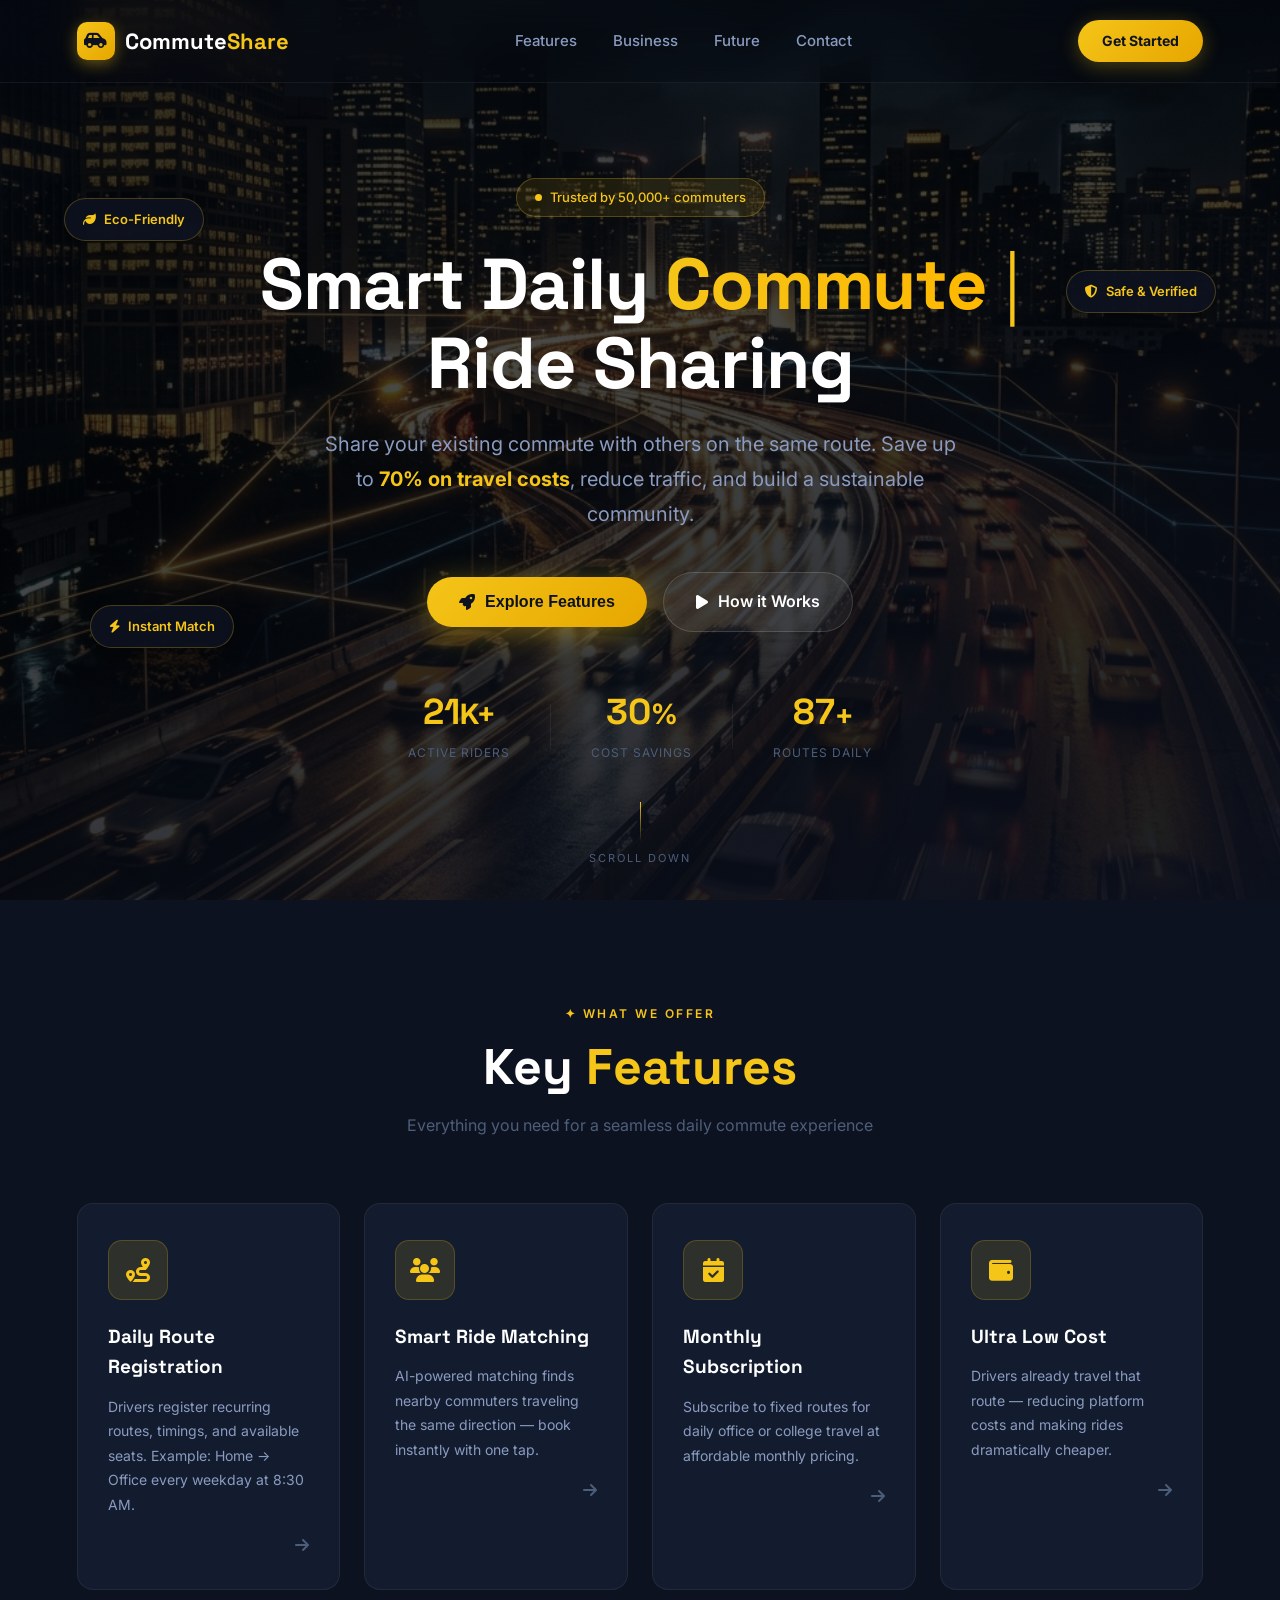
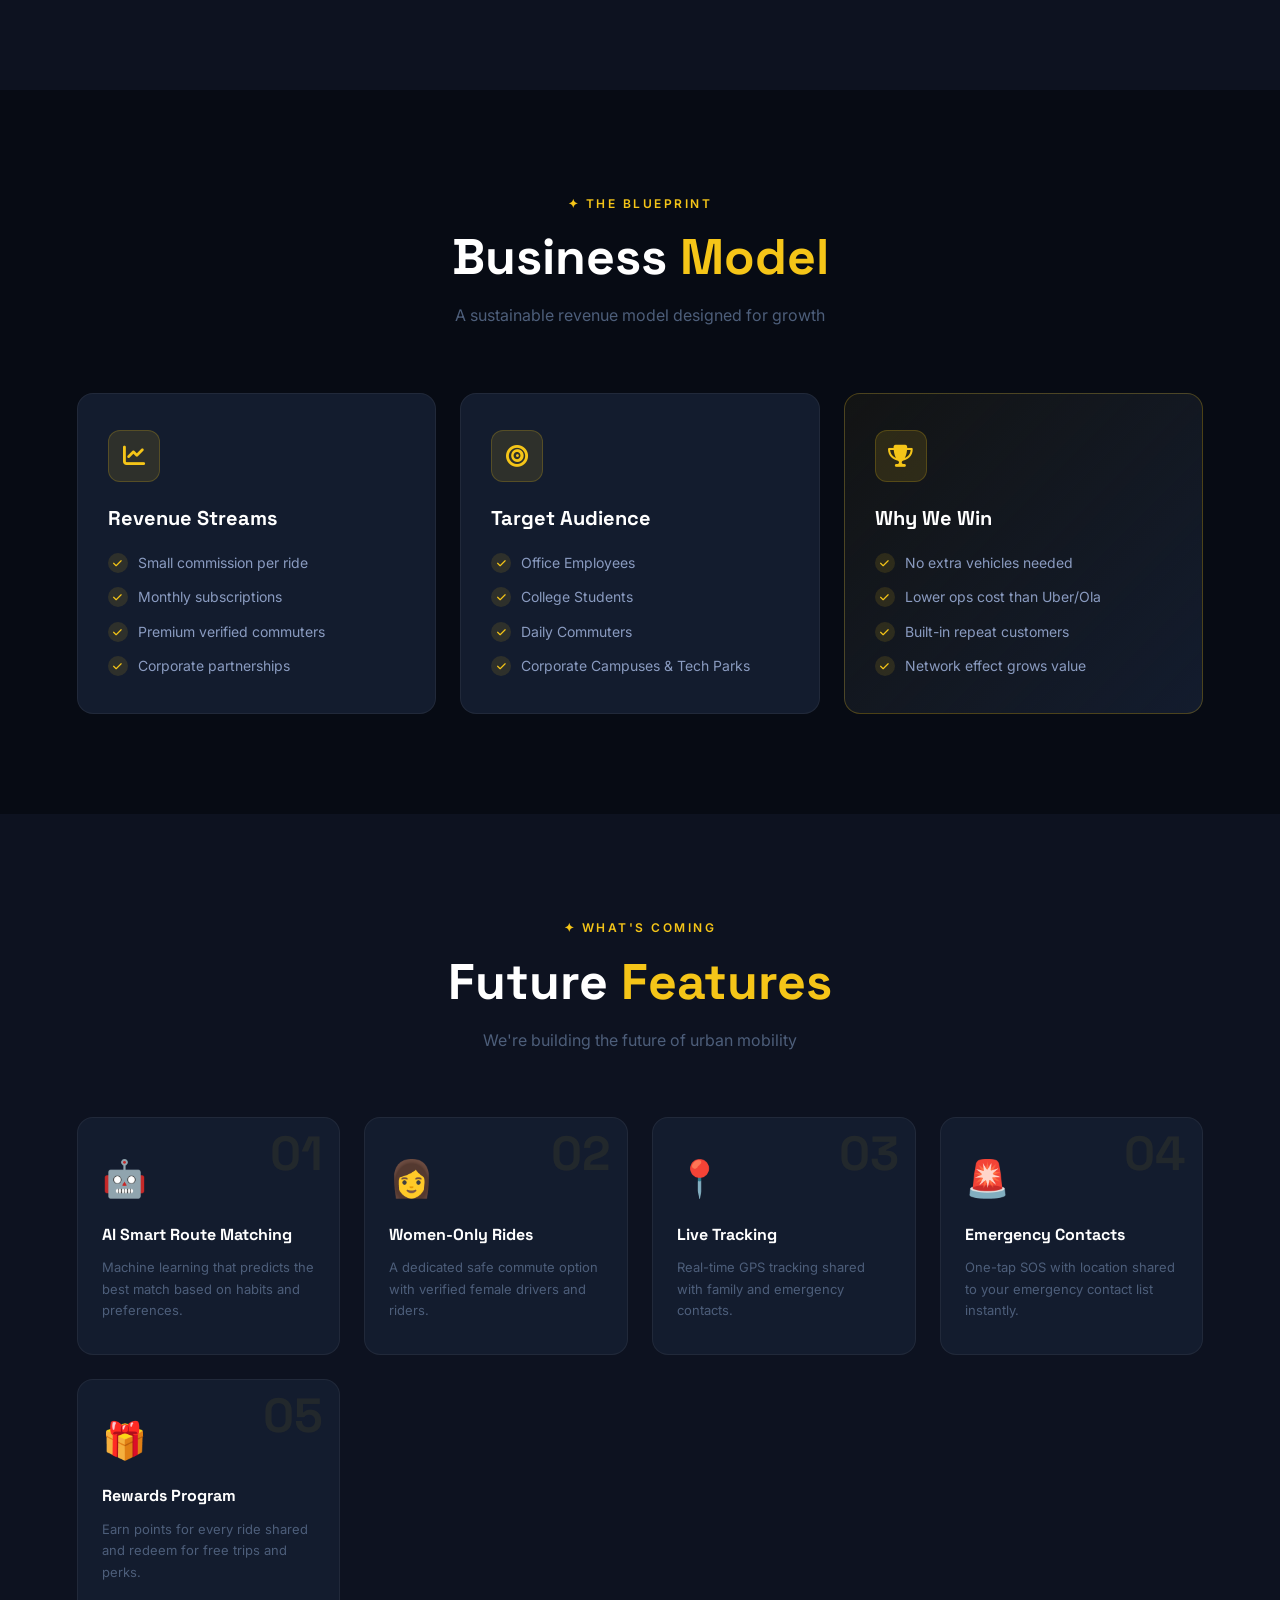
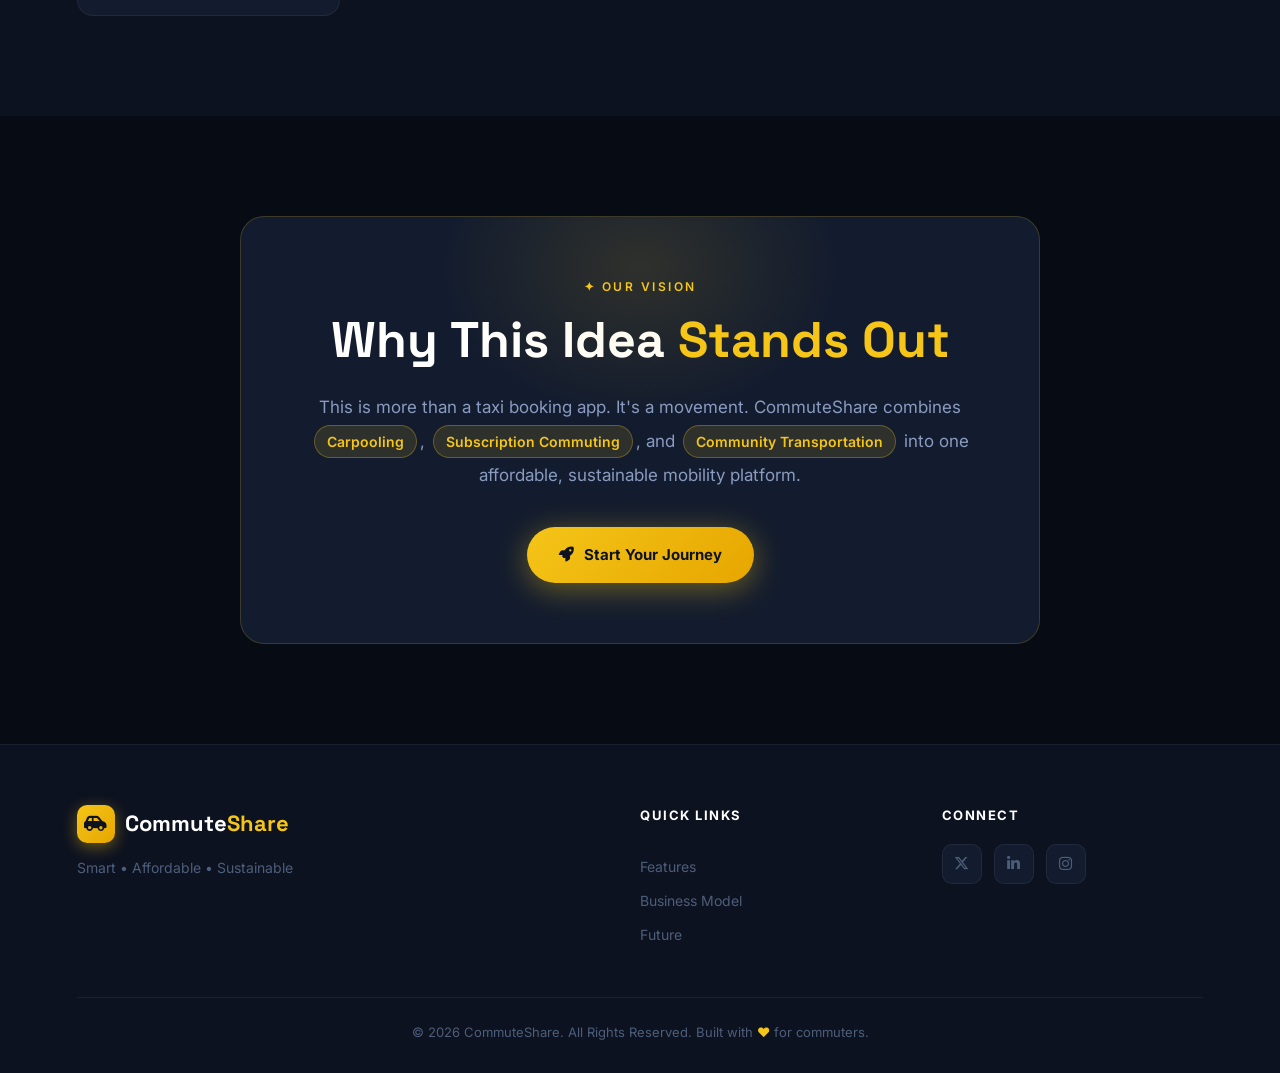
<file: index.html>
<!DOCTYPE html>
<html lang="en">

<head>
   <meta charset="UTF-8">
   <meta name="viewport" content="width=device-width, initial-scale=1.0">
   <title>CommuteShare — Smart Daily Ride Sharing</title>
   <meta name="description"
      content="CommuteShare connects daily commuters for affordable, sustainable carpooling. Save money, reduce traffic, and build a commuting community.">

   <link rel="stylesheet" href="style.css">
   <link rel="stylesheet" href="https://cdnjs.cloudflare.com/ajax/libs/font-awesome/6.6.0/css/all.min.css">
   <link
      href="https://fonts.googleapis.com/css2?family=Inter:wght@300;400;500;600;700;800;900&family=Space+Grotesk:wght@400;500;600;700&display=swap"
      rel="stylesheet">
</head>

<body>

   <!-- Particle Canvas -->
   <canvas id="particleCanvas"></canvas>

   <!-- Navigation -->
   <nav id="navbar">
      <div class="logo">
         <div class="logo-icon">
            <i class="fa-solid fa-car-side"></i>
         </div>
         <span>Commute<span class="logo-highlight">Share</span></span>
      </div>

      <ul class="nav-links">
         <li><a href="#features" class="nav-link">Features</a></li>
         <li><a href="#business" class="nav-link">Business</a></li>
         <li><a href="#future" class="nav-link">Future</a></li>
         <li><a href="#contact" class="nav-link">Contact</a></li>
      </ul>

      <a href="#features" class="nav-cta" id="navCta">Get Started</a>

      <button class="hamburger" id="hamburger" aria-label="Toggle menu">
         <span></span><span></span><span></span>
      </button>
   </nav>

   <!-- Mobile Menu -->
   <div class="mobile-menu" id="mobileMenu">
      <a href="#features" class="mobile-link">Features</a>
      <a href="#business" class="mobile-link">Business</a>
      <a href="#future" class="mobile-link">Future</a>
      <a href="#contact" class="mobile-link">Contact</a>
   </div>

   <!-- Hero Section -->
   <header id="hero">
      <div class="hero-bg-image"></div>
      <div class="hero-overlay"></div>

      <!-- Floating animated badges -->
      <div class="floating-badge badge-1">
         <i class="fa-solid fa-leaf"></i> Eco-Friendly
      </div>
      <div class="floating-badge badge-2">
         <i class="fa-solid fa-shield-halved"></i> Safe & Verified
      </div>
      <div class="floating-badge badge-3">
         <i class="fa-solid fa-bolt"></i> Instant Match
      </div>

      <div class="hero-content">
         <div class="hero-tag">
            <span class="tag-dot"></span>
            <span>Trusted by 50,000+ commuters</span>
         </div>

         <h1 class="hero-title">
            Smart Daily
            <span class="typed-wrapper">
               <span id="typedText" class="highlight-text"></span>
               <span class="cursor">|</span>
            </span>
            <br>Ride Sharing
         </h1>

         <p class="hero-subtitle">
            Share your existing commute with others on the same route.
            Save up to <strong class="yellow-text">70% on travel costs</strong>, reduce traffic,
            and build a sustainable community.
         </p>

         <div class="hero-actions">
            <button id="learnBtn" class="btn-primary">
               <i class="fa-solid fa-rocket"></i>
               Explore Features
            </button>
            <a href="#business" class="btn-ghost">
               <i class="fa-solid fa-play"></i>
               How it Works
            </a>
         </div>

         <div class="hero-stats">
            <div class="stat">
               <span class="stat-number" data-target="50">0</span><span class="stat-suffix">K+</span>
               <span class="stat-label">Active Riders</span>
            </div>
            <div class="stat-divider"></div>
            <div class="stat">
               <span class="stat-number" data-target="70">0</span><span class="stat-suffix">%</span>
               <span class="stat-label">Cost Savings</span>
            </div>
            <div class="stat-divider"></div>
            <div class="stat">
               <span class="stat-number" data-target="200">0</span><span class="stat-suffix">+</span>
               <span class="stat-label">Routes Daily</span>
            </div>
         </div>
      </div>

      <div class="scroll-indicator">
         <div class="scroll-line"></div>
         <span>Scroll Down</span>
      </div>
   </header>


   <!-- Features Section -->
   <section id="features">

      <div class="section-header reveal">
         <div class="section-tag">✦ What We Offer</div>
         <h2>Key <span class="yellow-text">Features</span></h2>
         <p class="section-sub">Everything you need for a seamless daily commute experience</p>
      </div>

      <div class="cards">

         <div class="card reveal">
            <div class="card-glow"></div>
            <div class="card-icon">
               <i class="fa-solid fa-route"></i>
            </div>
            <h3>Daily Route Registration</h3>
            <p>
               Drivers register recurring routes, timings, and available seats.
               Example: Home → Office every weekday at 8:30 AM.
            </p>
            <div class="card-arrow">
               <i class="fa-solid fa-arrow-right"></i>
            </div>
         </div>

         <div class="card reveal">
            <div class="card-glow"></div>
            <div class="card-icon">
               <i class="fa-solid fa-users"></i>
            </div>
            <h3>Smart Ride Matching</h3>
            <p>
               AI-powered matching finds nearby commuters traveling the same direction — book instantly with one tap.
            </p>
            <div class="card-arrow">
               <i class="fa-solid fa-arrow-right"></i>
            </div>
         </div>

         <div class="card reveal">
            <div class="card-glow"></div>
            <div class="card-icon">
               <i class="fa-solid fa-calendar-check"></i>
            </div>
            <h3>Monthly Subscription</h3>
            <p>
               Subscribe to fixed routes for daily office or college travel at affordable monthly pricing.
            </p>
            <div class="card-arrow">
               <i class="fa-solid fa-arrow-right"></i>
            </div>
         </div>

         <div class="card reveal">
            <div class="card-glow"></div>
            <div class="card-icon">
               <i class="fa-solid fa-wallet"></i>
            </div>
            <h3>Ultra Low Cost</h3>
            <p>
               Drivers already travel that route — reducing platform costs and making rides dramatically cheaper.
            </p>
            <div class="card-arrow">
               <i class="fa-solid fa-arrow-right"></i>
            </div>
         </div>

      </div>

   </section>


   <!-- Business Model Section -->
   <section id="business" class="business-section">

      <div class="section-header reveal">
         <div class="section-tag">✦ The Blueprint</div>
         <h2>Business <span class="yellow-text">Model</span></h2>
         <p class="section-sub">A sustainable revenue model designed for growth</p>
      </div>

      <div class="business-grid">

         <div class="business-card reveal">
            <div class="biz-icon">
               <i class="fa-solid fa-chart-line"></i>
            </div>
            <h3>Revenue Streams</h3>
            <ul>
               <li><i class="fa-solid fa-check"></i> Small commission per ride</li>
               <li><i class="fa-solid fa-check"></i> Monthly subscriptions</li>
               <li><i class="fa-solid fa-check"></i> Premium verified commuters</li>
               <li><i class="fa-solid fa-check"></i> Corporate partnerships</li>
            </ul>
         </div>

         <div class="business-card reveal">
            <div class="biz-icon">
               <i class="fa-solid fa-bullseye"></i>
            </div>
            <h3>Target Audience</h3>
            <ul>
               <li><i class="fa-solid fa-check"></i> Office Employees</li>
               <li><i class="fa-solid fa-check"></i> College Students</li>
               <li><i class="fa-solid fa-check"></i> Daily Commuters</li>
               <li><i class="fa-solid fa-check"></i> Corporate Campuses & Tech Parks</li>
            </ul>
         </div>

         <div class="business-card revenue-highlight reveal">
            <div class="biz-icon">
               <i class="fa-solid fa-trophy"></i>
            </div>
            <h3>Why We Win</h3>
            <ul>
               <li><i class="fa-solid fa-check"></i> No extra vehicles needed</li>
               <li><i class="fa-solid fa-check"></i> Lower ops cost than Uber/Ola</li>
               <li><i class="fa-solid fa-check"></i> Built-in repeat customers</li>
               <li><i class="fa-solid fa-check"></i> Network effect grows value</li>
            </ul>
         </div>

      </div>

   </section>


   <!-- Future Features Section -->
   <section id="future">

      <div class="section-header reveal">
         <div class="section-tag">✦ What's Coming</div>
         <h2>Future <span class="yellow-text">Features</span></h2>
         <p class="section-sub">We're building the future of urban mobility</p>
      </div>

      <div class="future-grid">

         <div class="future-card reveal">
            <div class="future-num">01</div>
            <div class="future-emoji">🤖</div>
            <h3>AI Smart Route Matching</h3>
            <p>Machine learning that predicts the best match based on habits and preferences.</p>
         </div>

         <div class="future-card reveal">
            <div class="future-num">02</div>
            <div class="future-emoji">👩</div>
            <h3>Women-Only Rides</h3>
            <p>A dedicated safe commute option with verified female drivers and riders.</p>
         </div>

         <div class="future-card reveal">
            <div class="future-num">03</div>
            <div class="future-emoji">📍</div>
            <h3>Live Tracking</h3>
            <p>Real-time GPS tracking shared with family and emergency contacts.</p>
         </div>

         <div class="future-card reveal">
            <div class="future-num">04</div>
            <div class="future-emoji">🚨</div>
            <h3>Emergency Contacts</h3>
            <p>One-tap SOS with location shared to your emergency contact list instantly.</p>
         </div>

         <div class="future-card reveal">
            <div class="future-num">05</div>
            <div class="future-emoji">🎁</div>
            <h3>Rewards Program</h3>
            <p>Earn points for every ride shared and redeem for free trips and perks.</p>
         </div>

      </div>

   </section>


   <!-- Pitch Section -->
   <section class="pitch reveal">
      <div class="pitch-inner">
         <div class="pitch-glow"></div>
         <div class="section-tag center-tag">✦ Our Vision</div>
         <h2>Why This Idea <span class="yellow-text">Stands Out</span></h2>
         <p>
            This is more than a taxi booking app. It's a movement.
            CommuteShare combines
            <span class="pill">Carpooling</span>,
            <span class="pill">Subscription Commuting</span>, and
            <span class="pill">Community Transportation</span>
            into one affordable, sustainable mobility platform.
         </p>
         <a href="#features" class="btn-primary pitch-btn">
            <i class="fa-solid fa-rocket"></i> Start Your Journey
         </a>
      </div>
   </section>


   <!-- Footer -->
   <footer id="contact">
      <div class="footer-inner">

         <div class="footer-brand">
            <div class="logo footer-logo">
               <div class="logo-icon">
                  <i class="fa-solid fa-car-side"></i>
               </div>
               <span>Commute<span class="logo-highlight">Share</span></span>
            </div>
            <p>Smart • Affordable • Sustainable</p>
         </div>

         <div class="footer-links">
            <h4>Quick Links</h4>
            <a href="#features">Features</a>
            <a href="#business">Business Model</a>
            <a href="#future">Future</a>
         </div>

         <div class="footer-social">
            <h4>Connect</h4>
            <div class="social-icons">
               <a href="#" class="social-icon" aria-label="Twitter"><i class="fa-brands fa-x-twitter"></i></a>
               <a href="#" class="social-icon" aria-label="LinkedIn"><i class="fa-brands fa-linkedin-in"></i></a>
               <a href="#" class="social-icon" aria-label="Instagram"><i class="fa-brands fa-instagram"></i></a>
            </div>
         </div>

      </div>

      <div class="footer-bottom">
         <p>© 2026 CommuteShare. All Rights Reserved. Built with <span class="yellow-text">♥</span> for commuters.</p>
      </div>
   </footer>

   <script src="script.js"></script>

</body>

</html>
</file>
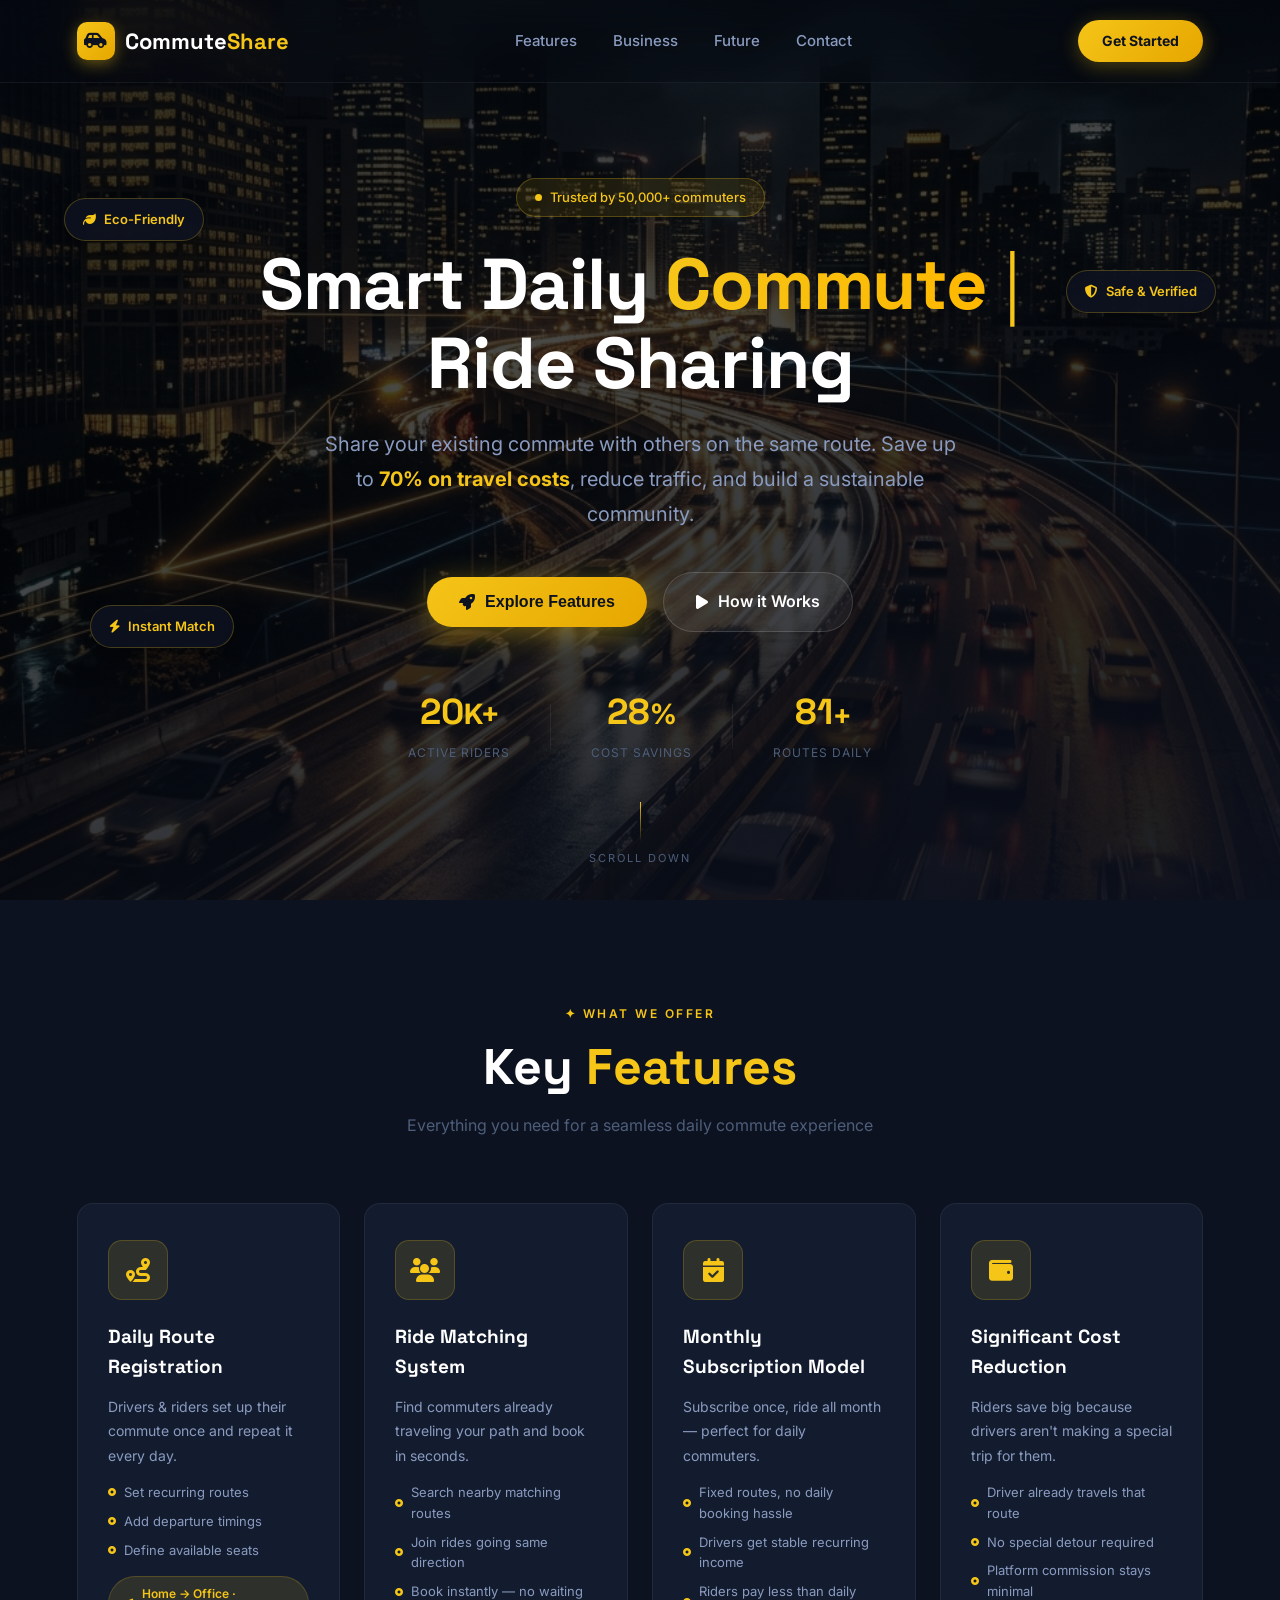
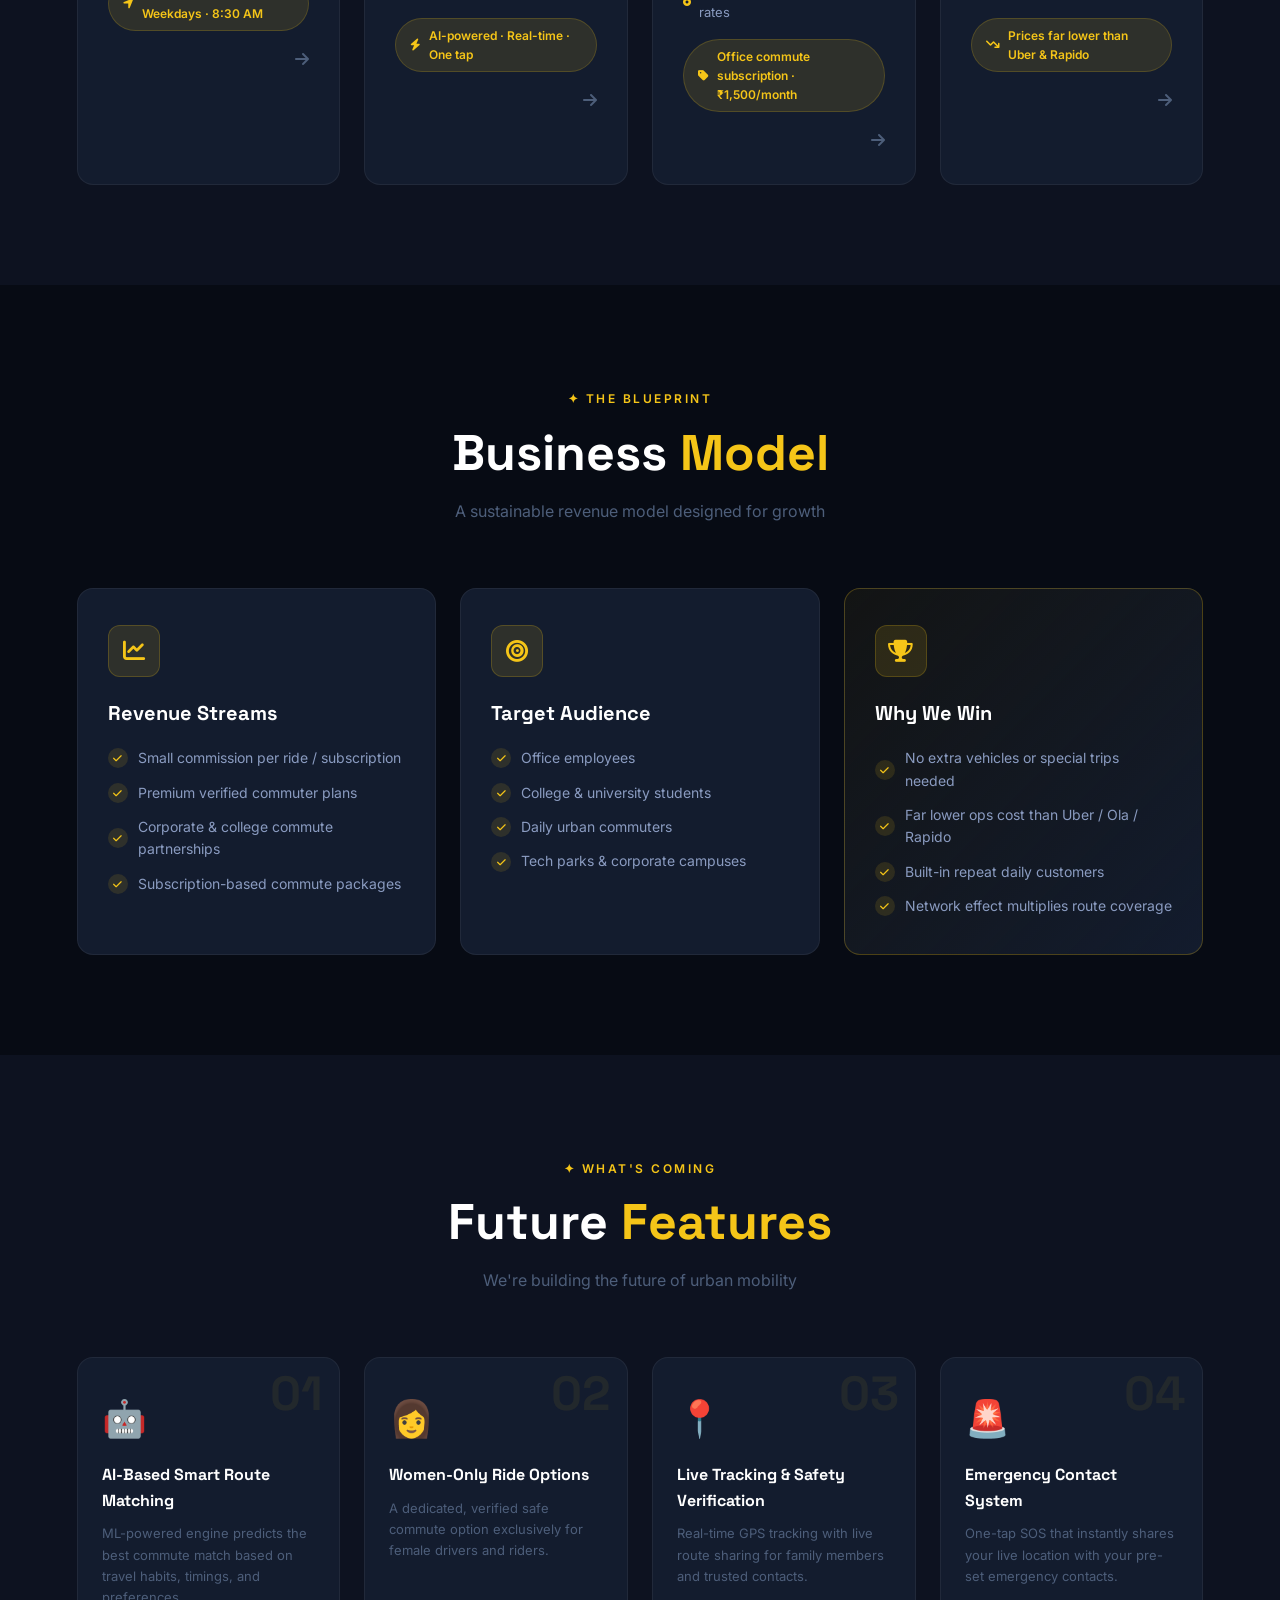
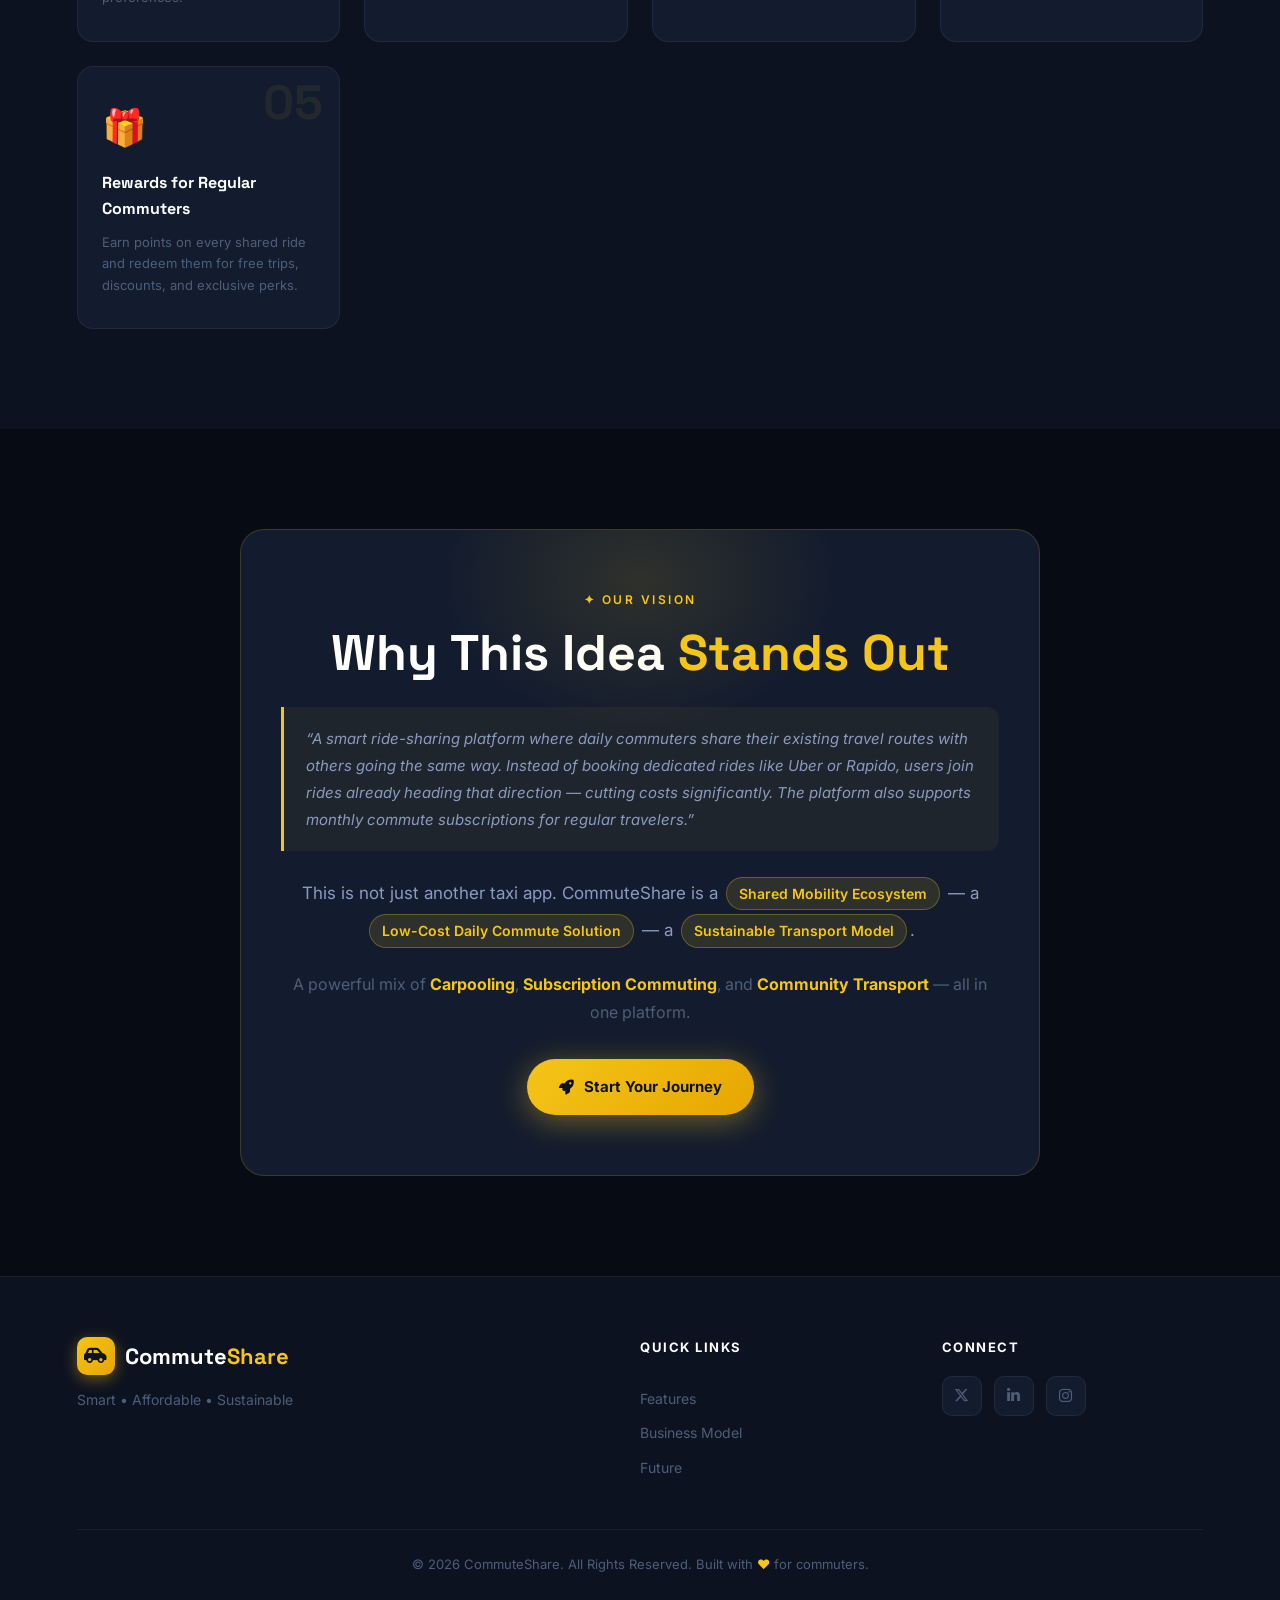
<file: src/index.html>
<!DOCTYPE html>
<html lang="en">

<head>
   <meta charset="UTF-8">
   <meta name="viewport" content="width=device-width, initial-scale=1.0">
   <title>CommuteShare — Smart Daily Ride Sharing</title>
   <meta name="description"
      content="CommuteShare connects daily commuters for affordable, sustainable carpooling. Save money, reduce traffic, and build a commuting community.">

   <!-- Stylesheet — updated path -->
   <link rel="stylesheet" href="assets/css/style.css">
   <link rel="stylesheet" href="https://cdnjs.cloudflare.com/ajax/libs/font-awesome/6.6.0/css/all.min.css">
   <link
      href="https://fonts.googleapis.com/css2?family=Inter:wght@300;400;500;600;700;800;900&family=Space+Grotesk:wght@400;500;600;700&display=swap"
      rel="stylesheet">
</head>

<body>

   <!-- Particle Canvas -->
   <canvas id="particleCanvas"></canvas>

   <!-- Navigation -->
   <nav id="navbar">
      <div class="logo">
         <div class="logo-icon">
            <i class="fa-solid fa-car-side"></i>
         </div>
         <span>Commute<span class="logo-highlight">Share</span></span>
      </div>

      <ul class="nav-links">
         <li><a href="#features" class="nav-link">Features</a></li>
         <li><a href="#business" class="nav-link">Business</a></li>
         <li><a href="#future" class="nav-link">Future</a></li>
         <li><a href="#contact" class="nav-link">Contact</a></li>
      </ul>

      <a href="#features" class="nav-cta" id="navCta">Get Started</a>

      <button class="hamburger" id="hamburger" aria-label="Toggle menu">
         <span></span><span></span><span></span>
      </button>
   </nav>

   <!-- Mobile Menu -->
   <div class="mobile-menu" id="mobileMenu">
      <a href="#features" class="mobile-link">Features</a>
      <a href="#business" class="mobile-link">Business</a>
      <a href="#future" class="mobile-link">Future</a>
      <a href="#contact" class="mobile-link">Contact</a>
   </div>

   <!-- Hero Section -->
   <header id="hero">
      <div class="hero-bg-image"></div>
      <div class="hero-overlay"></div>

      <!-- Floating animated badges -->
      <div class="floating-badge badge-1">
         <i class="fa-solid fa-leaf"></i> Eco-Friendly
      </div>
      <div class="floating-badge badge-2">
         <i class="fa-solid fa-shield-halved"></i> Safe &amp; Verified
      </div>
      <div class="floating-badge badge-3">
         <i class="fa-solid fa-bolt"></i> Instant Match
      </div>

      <div class="hero-content">
         <div class="hero-tag">
            <span class="tag-dot"></span>
            <span>Trusted by 50,000+ commuters</span>
         </div>

         <h1 class="hero-title">
            Smart Daily
            <span class="typed-wrapper">
               <span id="typedText" class="highlight-text"></span>
               <span class="cursor">|</span>
            </span>
            <br>Ride Sharing
         </h1>

         <p class="hero-subtitle">
            Share your existing commute with others on the same route.
            Save up to <strong class="yellow-text">70% on travel costs</strong>, reduce traffic,
            and build a sustainable community.
         </p>

         <div class="hero-actions">
            <button id="learnBtn" class="btn-primary">
               <i class="fa-solid fa-rocket"></i>
               Explore Features
            </button>
            <a href="#business" class="btn-ghost">
               <i class="fa-solid fa-play"></i>
               How it Works
            </a>
         </div>

         <div class="hero-stats">
            <div class="stat">
               <span class="stat-number" data-target="50">0</span><span class="stat-suffix">K+</span>
               <span class="stat-label">Active Riders</span>
            </div>
            <div class="stat-divider"></div>
            <div class="stat">
               <span class="stat-number" data-target="70">0</span><span class="stat-suffix">%</span>
               <span class="stat-label">Cost Savings</span>
            </div>
            <div class="stat-divider"></div>
            <div class="stat">
               <span class="stat-number" data-target="200">0</span><span class="stat-suffix">+</span>
               <span class="stat-label">Routes Daily</span>
            </div>
         </div>
      </div>

      <div class="scroll-indicator">
         <div class="scroll-line"></div>
         <span>Scroll Down</span>
      </div>
   </header>


   <!-- Features Section -->
   <section id="features">

      <div class="section-header reveal">
         <div class="section-tag">✦ What We Offer</div>
         <h2>Key <span class="yellow-text">Features</span></h2>
         <p class="section-sub">Everything you need for a seamless daily commute experience</p>
      </div>

      <div class="cards">

         <div class="card reveal">
            <div class="card-glow"></div>
            <div class="card-icon"><i class="fa-solid fa-route"></i></div>
            <h3>Daily Route Registration</h3>
            <p>Drivers &amp; riders set up their commute once and repeat it every day.</p>
            <ul class="card-bullets">
               <li><i class="fa-solid fa-circle-dot"></i> Set recurring routes</li>
               <li><i class="fa-solid fa-circle-dot"></i> Add departure timings</li>
               <li><i class="fa-solid fa-circle-dot"></i> Define available seats</li>
            </ul>
            <div class="card-example">
               <i class="fa-solid fa-location-arrow"></i>
               Home → Office · Weekdays · 8:30 AM
            </div>
            <div class="card-arrow"><i class="fa-solid fa-arrow-right"></i></div>
         </div>

         <div class="card reveal">
            <div class="card-glow"></div>
            <div class="card-icon"><i class="fa-solid fa-users"></i></div>
            <h3>Ride Matching System</h3>
            <p>Find commuters already traveling your path and book in seconds.</p>
            <ul class="card-bullets">
               <li><i class="fa-solid fa-circle-dot"></i> Search nearby matching routes</li>
               <li><i class="fa-solid fa-circle-dot"></i> Join rides going same direction</li>
               <li><i class="fa-solid fa-circle-dot"></i> Book instantly — no waiting</li>
            </ul>
            <div class="card-example">
               <i class="fa-solid fa-bolt"></i>
               AI-powered · Real-time · One tap
            </div>
            <div class="card-arrow"><i class="fa-solid fa-arrow-right"></i></div>
         </div>

         <div class="card reveal">
            <div class="card-glow"></div>
            <div class="card-icon"><i class="fa-solid fa-calendar-check"></i></div>
            <h3>Monthly Subscription Model</h3>
            <p>Subscribe once, ride all month — perfect for daily commuters.</p>
            <ul class="card-bullets">
               <li><i class="fa-solid fa-circle-dot"></i> Fixed routes, no daily booking hassle</li>
               <li><i class="fa-solid fa-circle-dot"></i> Drivers get stable recurring income</li>
               <li><i class="fa-solid fa-circle-dot"></i> Riders pay less than daily rates</li>
            </ul>
            <div class="card-example">
               <i class="fa-solid fa-tag"></i>
               Office commute subscription · ₹1,500/month
            </div>
            <div class="card-arrow"><i class="fa-solid fa-arrow-right"></i></div>
         </div>

         <div class="card reveal">
            <div class="card-glow"></div>
            <div class="card-icon"><i class="fa-solid fa-wallet"></i></div>
            <h3>Significant Cost Reduction</h3>
            <p>Riders save big because drivers aren't making a special trip for them.</p>
            <ul class="card-bullets">
               <li><i class="fa-solid fa-circle-dot"></i> Driver already travels that route</li>
               <li><i class="fa-solid fa-circle-dot"></i> No special detour required</li>
               <li><i class="fa-solid fa-circle-dot"></i> Platform commission stays minimal</li>
            </ul>
            <div class="card-example">
               <i class="fa-solid fa-arrow-trend-down"></i>
               Prices far lower than Uber &amp; Rapido
            </div>
            <div class="card-arrow"><i class="fa-solid fa-arrow-right"></i></div>
         </div>

      </div>

   </section>


   <!-- Business Model Section -->
   <section id="business" class="business-section">

      <div class="section-header reveal">
         <div class="section-tag">✦ The Blueprint</div>
         <h2>Business <span class="yellow-text">Model</span></h2>
         <p class="section-sub">A sustainable revenue model designed for growth</p>
      </div>

      <div class="business-grid">

         <div class="business-card reveal">
            <div class="biz-icon"><i class="fa-solid fa-chart-line"></i></div>
            <h3>Revenue Streams</h3>
            <ul>
               <li><i class="fa-solid fa-check"></i> Small commission per ride / subscription</li>
               <li><i class="fa-solid fa-check"></i> Premium verified commuter plans</li>
               <li><i class="fa-solid fa-check"></i> Corporate &amp; college commute partnerships</li>
               <li><i class="fa-solid fa-check"></i> Subscription-based commute packages</li>
            </ul>
         </div>

         <div class="business-card reveal">
            <div class="biz-icon"><i class="fa-solid fa-bullseye"></i></div>
            <h3>Target Audience</h3>
            <ul>
               <li><i class="fa-solid fa-check"></i> Office employees</li>
               <li><i class="fa-solid fa-check"></i> College &amp; university students</li>
               <li><i class="fa-solid fa-check"></i> Daily urban commuters</li>
               <li><i class="fa-solid fa-check"></i> Tech parks &amp; corporate campuses</li>
            </ul>
         </div>

         <div class="business-card revenue-highlight reveal">
            <div class="biz-icon"><i class="fa-solid fa-trophy"></i></div>
            <h3>Why We Win</h3>
            <ul>
               <li><i class="fa-solid fa-check"></i> No extra vehicles or special trips needed</li>
               <li><i class="fa-solid fa-check"></i> Far lower ops cost than Uber / Ola / Rapido</li>
               <li><i class="fa-solid fa-check"></i> Built-in repeat daily customers</li>
               <li><i class="fa-solid fa-check"></i> Network effect multiplies route coverage</li>
            </ul>
         </div>

      </div>

   </section>


   <!-- Future Features Section -->
   <section id="future">

      <div class="section-header reveal">
         <div class="section-tag">✦ What's Coming</div>
         <h2>Future <span class="yellow-text">Features</span></h2>
         <p class="section-sub">We're building the future of urban mobility</p>
      </div>

      <div class="future-grid">

         <div class="future-card reveal">
            <div class="future-num">01</div>
            <div class="future-emoji">🤖</div>
            <h3>AI-Based Smart Route Matching</h3>
            <p>ML-powered engine predicts the best commute match based on travel habits, timings, and preferences.</p>
         </div>

         <div class="future-card reveal">
            <div class="future-num">02</div>
            <div class="future-emoji">👩</div>
            <h3>Women-Only Ride Options</h3>
            <p>A dedicated, verified safe commute option exclusively for female drivers and riders.</p>
         </div>

         <div class="future-card reveal">
            <div class="future-num">03</div>
            <div class="future-emoji">📍</div>
            <h3>Live Tracking &amp; Safety Verification</h3>
            <p>Real-time GPS tracking with live route sharing for family members and trusted contacts.</p>
         </div>

         <div class="future-card reveal">
            <div class="future-num">04</div>
            <div class="future-emoji">🚨</div>
            <h3>Emergency Contact System</h3>
            <p>One-tap SOS that instantly shares your live location with your pre-set emergency contacts.</p>
         </div>

         <div class="future-card reveal">
            <div class="future-num">05</div>
            <div class="future-emoji">🎁</div>
            <h3>Rewards for Regular Commuters</h3>
            <p>Earn points on every shared ride and redeem them for free trips, discounts, and exclusive perks.</p>
         </div>

      </div>

   </section>


   <!-- Pitch Section -->
   <section class="pitch reveal">
      <div class="pitch-inner">
         <div class="pitch-glow"></div>
         <div class="section-tag center-tag">✦ Our Vision</div>
         <h2>Why This Idea <span class="yellow-text">Stands Out</span></h2>

         <blockquote class="pitch-quote">
            &ldquo;A smart ride-sharing platform where daily commuters share their existing travel routes with others going the same way. Instead of booking dedicated rides like Uber or Rapido, users join rides already heading that direction — cutting costs significantly. The platform also supports monthly commute subscriptions for regular travelers.&rdquo;
         </blockquote>

         <p>This is not just another taxi app. CommuteShare is a
            <span class="pill">Shared Mobility Ecosystem</span> —
            a <span class="pill">Low-Cost Daily Commute Solution</span> —
            a <span class="pill">Sustainable Transport Model</span>.
         </p>

         <p class="pitch-combo">A powerful mix of
            <strong class="yellow-text">Carpooling</strong>,
            <strong class="yellow-text">Subscription Commuting</strong>, and
            <strong class="yellow-text">Community Transport</strong>
            — all in one platform.
         </p>

         <a href="#features" class="btn-primary pitch-btn">
            <i class="fa-solid fa-rocket"></i> Start Your Journey
         </a>
      </div>
   </section>


   <!-- Footer -->
   <footer id="contact">
      <div class="footer-inner">

         <div class="footer-brand">
            <div class="logo footer-logo">
               <div class="logo-icon">
                  <i class="fa-solid fa-car-side"></i>
               </div>
               <span>Commute<span class="logo-highlight">Share</span></span>
            </div>
            <p>Smart • Affordable • Sustainable</p>
         </div>

         <div class="footer-links">
            <h4>Quick Links</h4>
            <a href="#features">Features</a>
            <a href="#business">Business Model</a>
            <a href="#future">Future</a>
         </div>

         <div class="footer-social">
            <h4>Connect</h4>
            <div class="social-icons">
               <a href="#" class="social-icon" aria-label="Twitter"><i class="fa-brands fa-x-twitter"></i></a>
               <a href="#" class="social-icon" aria-label="LinkedIn"><i class="fa-brands fa-linkedin-in"></i></a>
               <a href="#" class="social-icon" aria-label="Instagram"><i class="fa-brands fa-instagram"></i></a>
            </div>
         </div>

      </div>

      <div class="footer-bottom">
         <p>© 2026 CommuteShare. All Rights Reserved. Built with <span class="yellow-text">♥</span> for commuters.</p>
      </div>
   </footer>

   <!-- Script — updated path -->
   <script src="assets/js/script.js"></script>

</body>

</html>
</file>
<file: style.css>
/* =====================================================
   CommuteShare — Premium Dark Yellow Theme
   ===================================================== */

@import url('https://fonts.googleapis.com/css2?family=Inter:wght@300;400;500;600;700;800;900&family=Space+Grotesk:wght@400;500;600;700&display=swap');

/* ---- CSS Variables ---- */
:root {
   --yellow: #F5C518;
   --yellow-light: #FFD700;
   --yellow-dim: rgba(245, 197, 24, 0.12);
   --yellow-glow: rgba(245, 197, 24, 0.25);
   --dark: #070B14;
   --dark-2: #0D1220;
   --dark-3: #111827;
   --dark-card: #131C2E;
   --dark-border: rgba(255, 255, 255, 0.06);
   --text-primary: #F0F4FF;
   --text-secondary: #8A9BC0;
   --text-muted: #4D5E7A;
   --white: #ffffff;
   --radius: 16px;
   --radius-sm: 10px;
   --shadow: 0 8px 40px rgba(0, 0, 0, 0.6);
   --shadow-yellow: 0 0 40px rgba(245, 197, 24, 0.2);
   --transition: 0.35s cubic-bezier(0.4, 0, 0.2, 1);
}

/* ---- Reset ---- */
*, *::before, *::after {
   margin: 0;
   padding: 0;
   box-sizing: border-box;
}

html {
   scroll-behavior: smooth;
}

body {
   background: var(--dark);
   color: var(--text-primary);
   font-family: 'Inter', sans-serif;
   overflow-x: hidden;
   line-height: 1.6;
}

/* ---- Particle Canvas ---- */
#particleCanvas {
   position: fixed;
   top: 0;
   left: 0;
   width: 100%;
   height: 100%;
   pointer-events: none;
   z-index: 0;
   opacity: 0.4;
}

/* =====================================================
   NAVIGATION
   ===================================================== */
nav {
   position: fixed;
   top: 0;
   left: 0;
   right: 0;
   z-index: 1000;
   display: flex;
   align-items: center;
   justify-content: space-between;
   padding: 20px 6%;
   background: rgba(7, 11, 20, 0.3);
   backdrop-filter: blur(20px);
   -webkit-backdrop-filter: blur(20px);
   border-bottom: 1px solid var(--dark-border);
   transition: var(--transition);
}

nav.scrolled {
   background: rgba(7, 11, 20, 0.92);
   padding: 14px 6%;
   border-bottom: 1px solid rgba(245, 197, 24, 0.1);
   box-shadow: 0 4px 30px rgba(0, 0, 0, 0.5);
}

/* Logo */
.logo {
   display: flex;
   align-items: center;
   gap: 10px;
   font-family: 'Space Grotesk', sans-serif;
   font-size: 22px;
   font-weight: 700;
   color: var(--white);
   text-decoration: none;
   cursor: pointer;
}

.logo-icon {
   width: 38px;
   height: 38px;
   background: linear-gradient(135deg, var(--yellow), #E6A600);
   border-radius: 10px;
   display: flex;
   align-items: center;
   justify-content: center;
   font-size: 18px;
   color: #0D1220;
   box-shadow: 0 4px 15px rgba(245, 197, 24, 0.4);
}

.logo-highlight {
   color: var(--yellow);
}

/* Nav Links */
.nav-links {
   display: flex;
   list-style: none;
   gap: 36px;
}

.nav-link {
   color: var(--text-secondary);
   text-decoration: none;
   font-size: 15px;
   font-weight: 500;
   position: relative;
   transition: color var(--transition);
}

.nav-link::after {
   content: '';
   position: absolute;
   bottom: -4px;
   left: 0;
   width: 0;
   height: 2px;
   background: var(--yellow);
   transition: width var(--transition);
   border-radius: 2px;
}

.nav-link:hover {
   color: var(--yellow);
}

.nav-link:hover::after {
   width: 100%;
}

/* Nav CTA */
.nav-cta {
   display: inline-flex;
   align-items: center;
   padding: 10px 24px;
   background: linear-gradient(135deg, var(--yellow), #E6A600);
   color: #0D1220;
   font-weight: 700;
   font-size: 14px;
   border-radius: 50px;
   text-decoration: none;
   transition: var(--transition);
   box-shadow: 0 4px 20px rgba(245, 197, 24, 0.3);
}

.nav-cta:hover {
   transform: translateY(-2px);
   box-shadow: 0 8px 30px rgba(245, 197, 24, 0.5);
}

/* Hamburger */
.hamburger {
   display: none;
   flex-direction: column;
   gap: 5px;
   background: none;
   border: none;
   cursor: pointer;
   padding: 4px;
}

.hamburger span {
   display: block;
   width: 24px;
   height: 2px;
   background: var(--white);
   border-radius: 2px;
   transition: var(--transition);
}

/* Mobile Menu */
.mobile-menu {
   display: none;
   position: fixed;
   top: 70px;
   left: 0;
   right: 0;
   background: rgba(13, 18, 32, 0.98);
   backdrop-filter: blur(20px);
   z-index: 999;
   flex-direction: column;
   padding: 20px 6%;
   gap: 16px;
   border-bottom: 1px solid var(--dark-border);
}

.mobile-menu.open {
   display: flex;
}

.mobile-link {
   color: var(--text-secondary);
   text-decoration: none;
   font-size: 16px;
   font-weight: 500;
   padding: 12px 0;
   border-bottom: 1px solid var(--dark-border);
   transition: color var(--transition);
}

.mobile-link:hover {
   color: var(--yellow);
}

/* =====================================================
   HERO SECTION
   ===================================================== */
#hero {
   position: relative;
   min-height: 100vh;
   display: flex;
   align-items: center;
   justify-content: center;
   overflow: hidden;
   padding: 120px 6% 80px;
}

.hero-bg-image {
   position: absolute;
   inset: 0;
   background-image: url('hero-bg.png');
   background-size: cover;
   background-position: center;
   background-repeat: no-repeat;
   filter: brightness(0.35) saturate(0.8);
   z-index: 1;
   transform: scale(1.05);
   animation: heroBgPulse 8s ease-in-out infinite alternate;
}

@keyframes heroBgPulse {
   from { transform: scale(1.05); }
   to   { transform: scale(1.12); }
}

.hero-overlay {
   position: absolute;
   inset: 0;
   background: linear-gradient(
      160deg,
      rgba(7, 11, 20, 0.5) 0%,
      rgba(7, 11, 20, 0.2) 40%,
      rgba(13, 18, 32, 0.85) 100%
   );
   z-index: 2;
}

.hero-content {
   position: relative;
   z-index: 10;
   max-width: 820px;
   text-align: center;
   animation: heroFadeUp 1s ease 0.2s both;
}

@keyframes heroFadeUp {
   from { opacity: 0; transform: translateY(40px); }
   to   { opacity: 1; transform: translateY(0); }
}

/* Hero Tag */
.hero-tag {
   display: inline-flex;
   align-items: center;
   gap: 8px;
   background: rgba(245, 197, 24, 0.1);
   border: 1px solid rgba(245, 197, 24, 0.25);
   padding: 8px 18px;
   border-radius: 50px;
   font-size: 13px;
   font-weight: 500;
   color: var(--yellow);
   margin-bottom: 28px;
   animation: heroFadeUp 1s ease 0.3s both;
}

.tag-dot {
   width: 7px;
   height: 7px;
   background: var(--yellow);
   border-radius: 50%;
   animation: tagPulse 1.5s ease-in-out infinite;
}

@keyframes tagPulse {
   0%, 100% { opacity: 1; transform: scale(1); }
   50% { opacity: 0.5; transform: scale(0.7); }
}

/* Hero Title */
.hero-title {
   font-family: 'Space Grotesk', sans-serif;
   font-size: clamp(38px, 6vw, 72px);
   font-weight: 800;
   line-height: 1.1;
   letter-spacing: -1px;
   color: var(--white);
   margin-bottom: 24px;
   animation: heroFadeUp 1s ease 0.4s both;
}

.typed-wrapper {
   display: inline-block;
   position: relative;
}

.highlight-text {
   background: linear-gradient(90deg, var(--yellow), #FFB800);
   -webkit-background-clip: text;
   -webkit-text-fill-color: transparent;
   background-clip: text;
}

.cursor {
   display: inline-block;
   color: var(--yellow);
   animation: blink 0.7s step-end infinite;
   font-weight: 300;
}

@keyframes blink {
   0%, 100% { opacity: 1; }
   50% { opacity: 0; }
}

/* Hero Subtitle */
.hero-subtitle {
   font-size: clamp(16px, 2vw, 20px);
   color: var(--text-secondary);
   line-height: 1.75;
   margin-bottom: 40px;
   max-width: 640px;
   margin-left: auto;
   margin-right: auto;
   animation: heroFadeUp 1s ease 0.5s both;
}

.yellow-text {
   color: var(--yellow);
   font-weight: 700;
}

/* Hero Actions */
.hero-actions {
   display: flex;
   align-items: center;
   justify-content: center;
   gap: 16px;
   flex-wrap: wrap;
   margin-bottom: 60px;
   animation: heroFadeUp 1s ease 0.6s both;
}

/* Buttons */
.btn-primary {
   display: inline-flex;
   align-items: center;
   gap: 10px;
   padding: 16px 32px;
   background: linear-gradient(135deg, var(--yellow), #E6A600);
   color: #0D1220;
   font-weight: 700;
   font-size: 16px;
   border: none;
   border-radius: 50px;
   cursor: pointer;
   text-decoration: none;
   transition: var(--transition);
   box-shadow: 0 6px 30px rgba(245, 197, 24, 0.4);
   position: relative;
   overflow: hidden;
}

.btn-primary::before {
   content: '';
   position: absolute;
   inset: 0;
   background: linear-gradient(135deg, rgba(255,255,255,0.2), transparent);
   opacity: 0;
   transition: opacity var(--transition);
}

.btn-primary:hover::before {
   opacity: 1;
}

.btn-primary:hover {
   transform: translateY(-3px);
   box-shadow: 0 12px 40px rgba(245, 197, 24, 0.55);
}

.btn-ghost {
   display: inline-flex;
   align-items: center;
   gap: 10px;
   padding: 16px 32px;
   background: rgba(255, 255, 255, 0.05);
   border: 1px solid rgba(255, 255, 255, 0.15);
   color: var(--white);
   font-weight: 600;
   font-size: 16px;
   border-radius: 50px;
   cursor: pointer;
   text-decoration: none;
   transition: var(--transition);
   backdrop-filter: blur(10px);
}

.btn-ghost:hover {
   background: rgba(245, 197, 24, 0.1);
   border-color: rgba(245, 197, 24, 0.4);
   color: var(--yellow);
   transform: translateY(-3px);
}

/* Hero Stats */
.hero-stats {
   display: flex;
   align-items: center;
   justify-content: center;
   gap: 40px;
   animation: heroFadeUp 1s ease 0.7s both;
}

.stat {
   text-align: center;
}

.stat-number {
   font-family: 'Space Grotesk', sans-serif;
   font-size: 36px;
   font-weight: 800;
   color: var(--yellow);
   line-height: 1;
}

.stat-suffix {
   font-size: 28px;
   font-weight: 700;
   color: var(--yellow);
}

.stat-label {
   display: block;
   font-size: 12px;
   color: var(--text-muted);
   text-transform: uppercase;
   letter-spacing: 1px;
   margin-top: 6px;
}

.stat-divider {
   width: 1px;
   height: 45px;
   background: var(--dark-border);
}

/* Floating Badges */
.floating-badge {
   position: absolute;
   z-index: 10;
   background: rgba(13, 18, 32, 0.85);
   border: 1px solid rgba(245, 197, 24, 0.25);
   backdrop-filter: blur(12px);
   padding: 10px 18px;
   border-radius: 50px;
   font-size: 13px;
   font-weight: 600;
   color: var(--yellow);
   display: flex;
   align-items: center;
   gap: 8px;
   box-shadow: 0 8px 30px rgba(0, 0, 0, 0.4);
}

.badge-1 {
   top: 22%;
   left: 5%;
   animation: floatBadge1 4s ease-in-out infinite;
}

.badge-2 {
   top: 30%;
   right: 5%;
   animation: floatBadge2 5s ease-in-out infinite;
}

.badge-3 {
   bottom: 28%;
   left: 7%;
   animation: floatBadge3 3.5s ease-in-out infinite;
}

@keyframes floatBadge1 {
   0%, 100% { transform: translateY(0) rotate(-2deg); }
   50% { transform: translateY(-15px) rotate(2deg); }
}
@keyframes floatBadge2 {
   0%, 100% { transform: translateY(0) rotate(3deg); }
   50% { transform: translateY(-20px) rotate(-1deg); }
}
@keyframes floatBadge3 {
   0%, 100% { transform: translateY(0) rotate(1deg); }
   50% { transform: translateY(-12px) rotate(-3deg); }
}

/* Scroll Indicator */
.scroll-indicator {
   position: absolute;
   bottom: 32px;
   left: 50%;
   transform: translateX(-50%);
   z-index: 10;
   display: flex;
   flex-direction: column;
   align-items: center;
   gap: 8px;
   font-size: 11px;
   text-transform: uppercase;
   letter-spacing: 2px;
   color: var(--text-muted);
   animation: fadeInUp 1s ease 1.5s both;
}

.scroll-line {
   width: 1px;
   height: 40px;
   background: linear-gradient(to bottom, var(--yellow), transparent);
   animation: scrollPulse 2s ease-in-out infinite;
}

@keyframes scrollPulse {
   0%, 100% { opacity: 1; transform: scaleY(1); }
   50% { opacity: 0.3; transform: scaleY(0.6); }
}

/* =====================================================
   SECTIONS — SHARED STYLES
   ===================================================== */
section {
   padding: 100px 6%;
   position: relative;
   z-index: 5;
}

.section-header {
   text-align: center;
   margin-bottom: 64px;
}

.section-tag {
   display: inline-block;
   font-size: 12px;
   font-weight: 600;
   letter-spacing: 2.5px;
   text-transform: uppercase;
   color: var(--yellow);
   margin-bottom: 14px;
}

.center-tag {
   display: block;
   text-align: center;
}

section h2 {
   font-family: 'Space Grotesk', sans-serif;
   font-size: clamp(30px, 4vw, 50px);
   font-weight: 700;
   color: var(--white);
   line-height: 1.2;
   margin-bottom: 16px;
}

.section-sub {
   font-size: 16px;
   color: var(--text-muted);
   max-width: 480px;
   margin: 0 auto;
}

/* Reveal Animation */
.reveal {
   opacity: 0;
   transform: translateY(40px);
   transition: opacity 0.7s ease, transform 0.7s ease;
}

.reveal.visible {
   opacity: 1;
   transform: translateY(0);
}

/* =====================================================
   FEATURES / CARDS
   ===================================================== */
#features {
   background: var(--dark-2);
}

.cards {
   display: grid;
   grid-template-columns: repeat(auto-fit, minmax(260px, 1fr));
   gap: 24px;
}

.card {
   background: var(--dark-card);
   border: 1px solid var(--dark-border);
   padding: 36px 30px;
   border-radius: var(--radius);
   position: relative;
   overflow: hidden;
   cursor: pointer;
   transition: var(--transition);
}

.card:hover {
   border-color: rgba(245, 197, 24, 0.3);
   transform: translateY(-8px);
   box-shadow: 0 20px 60px rgba(0, 0, 0, 0.5), var(--shadow-yellow);
}

.card-glow {
   position: absolute;
   top: -60px;
   right: -60px;
   width: 150px;
   height: 150px;
   background: radial-gradient(circle, rgba(245, 197, 24, 0.15), transparent 70%);
   border-radius: 50%;
   opacity: 0;
   transition: opacity var(--transition);
}

.card:hover .card-glow {
   opacity: 1;
}

.card-icon {
   width: 60px;
   height: 60px;
   background: var(--yellow-dim);
   border: 1px solid rgba(245, 197, 24, 0.2);
   border-radius: 14px;
   display: flex;
   align-items: center;
   justify-content: center;
   font-size: 24px;
   color: var(--yellow);
   margin-bottom: 22px;
   transition: var(--transition);
}

.card:hover .card-icon {
   background: var(--yellow);
   color: #0D1220;
   border-color: var(--yellow);
   box-shadow: 0 8px 24px rgba(245, 197, 24, 0.4);
   transform: scale(1.1) rotate(-5deg);
}

.card h3 {
   font-size: 19px;
   font-weight: 700;
   color: var(--white);
   margin-bottom: 12px;
   font-family: 'Space Grotesk', sans-serif;
}

.card p {
   font-size: 14px;
   color: var(--text-secondary);
   line-height: 1.75;
}

.card-arrow {
   display: flex;
   align-items: center;
   justify-content: flex-end;
   margin-top: 20px;
   color: var(--text-muted);
   font-size: 16px;
   transition: var(--transition);
}

.card:hover .card-arrow {
   color: var(--yellow);
   transform: translateX(4px);
}

/* =====================================================
   BUSINESS SECTION
   ===================================================== */
.business-section {
   background: var(--dark);
}

.business-grid {
   display: grid;
   grid-template-columns: repeat(auto-fit, minmax(280px, 1fr));
   gap: 24px;
}

.business-card {
   background: var(--dark-card);
   border: 1px solid var(--dark-border);
   padding: 36px 30px;
   border-radius: var(--radius);
   transition: var(--transition);
}

.business-card:hover {
   border-color: rgba(245, 197, 24, 0.2);
   transform: translateY(-6px);
   box-shadow: var(--shadow);
}

.revenue-highlight {
   border-color: rgba(245, 197, 24, 0.25);
   background: linear-gradient(135deg, rgba(245, 197, 24, 0.05), var(--dark-card));
}

.biz-icon {
   width: 52px;
   height: 52px;
   background: var(--yellow-dim);
   border: 1px solid rgba(245, 197, 24, 0.2);
   border-radius: 12px;
   display: flex;
   align-items: center;
   justify-content: center;
   font-size: 22px;
   color: var(--yellow);
   margin-bottom: 20px;
}

.business-card h3 {
   font-size: 20px;
   font-weight: 700;
   color: var(--white);
   font-family: 'Space Grotesk', sans-serif;
   margin-bottom: 18px;
}

.business-card ul {
   list-style: none;
   display: flex;
   flex-direction: column;
   gap: 12px;
}

.business-card li {
   display: flex;
   align-items: center;
   gap: 10px;
   font-size: 14px;
   color: var(--text-secondary);
}

.business-card li i {
   width: 20px;
   height: 20px;
   background: var(--yellow-dim);
   border-radius: 50%;
   display: flex;
   align-items: center;
   justify-content: center;
   font-size: 10px;
   color: var(--yellow);
   flex-shrink: 0;
}

/* =====================================================
   FUTURE FEATURES
   ===================================================== */
#future {
   background: var(--dark-2);
}

.future-grid {
   display: grid;
   grid-template-columns: repeat(auto-fit, minmax(220px, 1fr));
   gap: 24px;
}

.future-card {
   background: var(--dark-card);
   border: 1px solid var(--dark-border);
   border-radius: var(--radius);
   padding: 32px 24px;
   position: relative;
   overflow: hidden;
   transition: var(--transition);
   cursor: default;
}

.future-card::before {
   content: '';
   position: absolute;
   bottom: 0;
   left: 0;
   right: 0;
   height: 3px;
   background: linear-gradient(90deg, var(--yellow), transparent);
   opacity: 0;
   transition: opacity var(--transition);
}

.future-card:hover {
   border-color: rgba(245, 197, 24, 0.25);
   transform: translateY(-6px);
}

.future-card:hover::before {
   opacity: 1;
}

.future-num {
   font-family: 'Space Grotesk', sans-serif;
   font-size: 48px;
   font-weight: 900;
   color: rgba(245, 197, 24, 0.07);
   position: absolute;
   top: 12px;
   right: 16px;
   line-height: 1;
   transition: color var(--transition);
}

.future-card:hover .future-num {
   color: rgba(245, 197, 24, 0.15);
}

.future-emoji {
   font-size: 36px;
   margin-bottom: 14px;
   display: block;
}

.future-card h3 {
   font-size: 16px;
   font-weight: 700;
   color: var(--white);
   font-family: 'Space Grotesk', sans-serif;
   margin-bottom: 10px;
}

.future-card p {
   font-size: 13px;
   color: var(--text-muted);
   line-height: 1.65;
}

/* =====================================================
   PITCH SECTION
   ===================================================== */
.pitch {
   background: var(--dark);
   text-align: center;
}

.pitch-inner {
   position: relative;
   max-width: 800px;
   margin: 0 auto;
   padding: 60px 40px;
   background: var(--dark-card);
   border: 1px solid rgba(245, 197, 24, 0.18);
   border-radius: 24px;
   overflow: hidden;
}

.pitch-glow {
   position: absolute;
   top: -100px;
   left: 50%;
   transform: translateX(-50%);
   width: 400px;
   height: 300px;
   background: radial-gradient(ellipse, rgba(245, 197, 24, 0.12), transparent 70%);
   pointer-events: none;
}

.pitch-inner h2 {
   margin: 12px 0 22px;
}

.pitch-inner p {
   font-size: 17px;
   color: var(--text-secondary);
   line-height: 1.8;
   margin-bottom: 36px;
}

.pill {
   display: inline-block;
   background: var(--yellow-dim);
   border: 1px solid rgba(245, 197, 24, 0.3);
   color: var(--yellow);
   padding: 3px 12px;
   border-radius: 50px;
   font-size: 14px;
   font-weight: 600;
   margin: 2px 3px;
}

.pitch-btn {
   font-size: 15px;
}

/* =====================================================
   FOOTER
   ===================================================== */
footer {
   background: var(--dark-2);
   border-top: 1px solid var(--dark-border);
   padding: 60px 6% 30px;
   position: relative;
   z-index: 5;
}

.footer-inner {
   display: grid;
   grid-template-columns: 2fr 1fr 1fr;
   gap: 40px;
   margin-bottom: 50px;
}

.footer-logo {
   margin-bottom: 14px;
}

.footer-brand p {
   color: var(--text-muted);
   font-size: 14px;
}

.footer-links h4,
.footer-social h4 {
   font-size: 13px;
   font-weight: 700;
   text-transform: uppercase;
   letter-spacing: 1.5px;
   color: var(--white);
   margin-bottom: 18px;
}

.footer-links {
   display: flex;
   flex-direction: column;
   gap: 12px;
}

.footer-links a {
   color: var(--text-muted);
   text-decoration: none;
   font-size: 14px;
   transition: color var(--transition);
}

.footer-links a:hover {
   color: var(--yellow);
}

.social-icons {
   display: flex;
   gap: 12px;
}

.social-icon {
   width: 40px;
   height: 40px;
   background: var(--dark-card);
   border: 1px solid var(--dark-border);
   border-radius: 10px;
   display: flex;
   align-items: center;
   justify-content: center;
   color: var(--text-muted);
   text-decoration: none;
   font-size: 15px;
   transition: var(--transition);
}

.social-icon:hover {
   background: var(--yellow);
   color: #0D1220;
   border-color: var(--yellow);
   transform: translateY(-3px);
   box-shadow: 0 8px 20px rgba(245, 197, 24, 0.3);
}

.footer-bottom {
   border-top: 1px solid var(--dark-border);
   padding-top: 24px;
   text-align: center;
   color: var(--text-muted);
   font-size: 13px;
}

/* =====================================================
   RESPONSIVE
   ===================================================== */
@media (max-width: 900px) {
   .nav-links, .nav-cta {
      display: none;
   }

   .hamburger {
      display: flex;
   }

   .badge-1, .badge-3 { display: none; }
   .badge-2 { right: 4%; top: 20%; }

   .hero-stats {
      gap: 20px;
   }

   .footer-inner {
      grid-template-columns: 1fr 1fr;
   }

   .footer-brand {
      grid-column: 1 / -1;
   }
}

@media (max-width: 600px) {
   section { padding: 70px 5%; }

   .hero-title { font-size: 36px; }
   .hero-subtitle { font-size: 15px; }

   .hero-actions { flex-direction: column; gap: 12px; }
   .btn-primary, .btn-ghost { width: 100%; justify-content: center; }

   .hero-stats {
      gap: 14px;
   }
   .stat-number { font-size: 26px; }
   .stat-suffix { font-size: 20px; }

   .floating-badge { display: none; }

   .footer-inner { grid-template-columns: 1fr; }
   .pitch-inner { padding: 40px 24px; }
}

/* =====================================================
   SCROLLBAR
   ===================================================== */
::-webkit-scrollbar { width: 6px; }
::-webkit-scrollbar-track { background: var(--dark); }
::-webkit-scrollbar-thumb {
   background: rgba(245, 197, 24, 0.3);
   border-radius: 6px;
}
::-webkit-scrollbar-thumb:hover {
   background: var(--yellow);
}
</file>
<file: src/assets/css/style.css>
/* =====================================================
   CommuteShare — Premium Dark Yellow Theme
   ===================================================== */

@import url('https://fonts.googleapis.com/css2?family=Inter:wght@300;400;500;600;700;800;900&family=Space+Grotesk:wght@400;500;600;700&display=swap');

/* ---- CSS Variables ---- */
:root {
   --yellow: #F5C518;
   --yellow-light: #FFD700;
   --yellow-dim: rgba(245, 197, 24, 0.12);
   --yellow-glow: rgba(245, 197, 24, 0.25);
   --dark: #070B14;
   --dark-2: #0D1220;
   --dark-3: #111827;
   --dark-card: #131C2E;
   --dark-border: rgba(255, 255, 255, 0.06);
   --text-primary: #F0F4FF;
   --text-secondary: #8A9BC0;
   --text-muted: #4D5E7A;
   --white: #ffffff;
   --radius: 16px;
   --radius-sm: 10px;
   --shadow: 0 8px 40px rgba(0, 0, 0, 0.6);
   --shadow-yellow: 0 0 40px rgba(245, 197, 24, 0.2);
   --transition: 0.35s cubic-bezier(0.4, 0, 0.2, 1);
}

/* ---- Reset ---- */
*, *::before, *::after {
   margin: 0;
   padding: 0;
   box-sizing: border-box;
}

html {
   scroll-behavior: smooth;
}

body {
   background: var(--dark);
   color: var(--text-primary);
   font-family: 'Inter', sans-serif;
   overflow-x: hidden;
   line-height: 1.6;
}

/* ---- Particle Canvas ---- */
#particleCanvas {
   position: fixed;
   top: 0;
   left: 0;
   width: 100%;
   height: 100%;
   pointer-events: none;
   z-index: 0;
   opacity: 0.4;
}

/* =====================================================
   NAVIGATION
   ===================================================== */
nav {
   position: fixed;
   top: 0;
   left: 0;
   right: 0;
   z-index: 1000;
   display: flex;
   align-items: center;
   justify-content: space-between;
   padding: 20px 6%;
   background: rgba(7, 11, 20, 0.3);
   backdrop-filter: blur(20px);
   -webkit-backdrop-filter: blur(20px);
   border-bottom: 1px solid var(--dark-border);
   transition: var(--transition);
}

nav.scrolled {
   background: rgba(7, 11, 20, 0.92);
   padding: 14px 6%;
   border-bottom: 1px solid rgba(245, 197, 24, 0.1);
   box-shadow: 0 4px 30px rgba(0, 0, 0, 0.5);
}

/* Logo */
.logo {
   display: flex;
   align-items: center;
   gap: 10px;
   font-family: 'Space Grotesk', sans-serif;
   font-size: 22px;
   font-weight: 700;
   color: var(--white);
   text-decoration: none;
   cursor: pointer;
}

.logo-icon {
   width: 38px;
   height: 38px;
   background: linear-gradient(135deg, var(--yellow), #E6A600);
   border-radius: 10px;
   display: flex;
   align-items: center;
   justify-content: center;
   font-size: 18px;
   color: #0D1220;
   box-shadow: 0 4px 15px rgba(245, 197, 24, 0.4);
}

.logo-highlight {
   color: var(--yellow);
}

/* Nav Links */
.nav-links {
   display: flex;
   list-style: none;
   gap: 36px;
}

.nav-link {
   color: var(--text-secondary);
   text-decoration: none;
   font-size: 15px;
   font-weight: 500;
   position: relative;
   transition: color var(--transition);
}

.nav-link::after {
   content: '';
   position: absolute;
   bottom: -4px;
   left: 0;
   width: 0;
   height: 2px;
   background: var(--yellow);
   transition: width var(--transition);
   border-radius: 2px;
}

.nav-link:hover {
   color: var(--yellow);
}

.nav-link:hover::after {
   width: 100%;
}

/* Nav CTA */
.nav-cta {
   display: inline-flex;
   align-items: center;
   padding: 10px 24px;
   background: linear-gradient(135deg, var(--yellow), #E6A600);
   color: #0D1220;
   font-weight: 700;
   font-size: 14px;
   border-radius: 50px;
   text-decoration: none;
   transition: var(--transition);
   box-shadow: 0 4px 20px rgba(245, 197, 24, 0.3);
}

.nav-cta:hover {
   transform: translateY(-2px);
   box-shadow: 0 8px 30px rgba(245, 197, 24, 0.5);
}

/* Hamburger */
.hamburger {
   display: none;
   flex-direction: column;
   gap: 5px;
   background: none;
   border: none;
   cursor: pointer;
   padding: 4px;
}

.hamburger span {
   display: block;
   width: 24px;
   height: 2px;
   background: var(--white);
   border-radius: 2px;
   transition: var(--transition);
}

/* Mobile Menu */
.mobile-menu {
   display: none;
   position: fixed;
   top: 70px;
   left: 0;
   right: 0;
   background: rgba(13, 18, 32, 0.98);
   backdrop-filter: blur(20px);
   z-index: 999;
   flex-direction: column;
   padding: 20px 6%;
   gap: 16px;
   border-bottom: 1px solid var(--dark-border);
}

.mobile-menu.open {
   display: flex;
}

.mobile-link {
   color: var(--text-secondary);
   text-decoration: none;
   font-size: 16px;
   font-weight: 500;
   padding: 12px 0;
   border-bottom: 1px solid var(--dark-border);
   transition: color var(--transition);
}

.mobile-link:hover {
   color: var(--yellow);
}

/* =====================================================
   HERO SECTION
   ===================================================== */
#hero {
   position: relative;
   min-height: 100vh;
   display: flex;
   align-items: center;
   justify-content: center;
   overflow: hidden;
   padding: 120px 6% 80px;
}

.hero-bg-image {
   position: absolute;
   inset: 0;
   background-image: url('../images/hero-bg.png');
   background-size: cover;
   background-position: center;
   background-repeat: no-repeat;
   filter: brightness(0.35) saturate(0.8);
   z-index: 1;
   transform: scale(1.05);
   animation: heroBgPulse 8s ease-in-out infinite alternate;
}

@keyframes heroBgPulse {
   from { transform: scale(1.05); }
   to   { transform: scale(1.12); }
}

.hero-overlay {
   position: absolute;
   inset: 0;
   background: linear-gradient(
      160deg,
      rgba(7, 11, 20, 0.5) 0%,
      rgba(7, 11, 20, 0.2) 40%,
      rgba(13, 18, 32, 0.85) 100%
   );
   z-index: 2;
}

.hero-content {
   position: relative;
   z-index: 10;
   max-width: 820px;
   text-align: center;
   animation: heroFadeUp 1s ease 0.2s both;
}

@keyframes heroFadeUp {
   from { opacity: 0; transform: translateY(40px); }
   to   { opacity: 1; transform: translateY(0); }
}

/* Hero Tag */
.hero-tag {
   display: inline-flex;
   align-items: center;
   gap: 8px;
   background: rgba(245, 197, 24, 0.1);
   border: 1px solid rgba(245, 197, 24, 0.25);
   padding: 8px 18px;
   border-radius: 50px;
   font-size: 13px;
   font-weight: 500;
   color: var(--yellow);
   margin-bottom: 28px;
   animation: heroFadeUp 1s ease 0.3s both;
}

.tag-dot {
   width: 7px;
   height: 7px;
   background: var(--yellow);
   border-radius: 50%;
   animation: tagPulse 1.5s ease-in-out infinite;
}

@keyframes tagPulse {
   0%, 100% { opacity: 1; transform: scale(1); }
   50% { opacity: 0.5; transform: scale(0.7); }
}

/* Hero Title */
.hero-title {
   font-family: 'Space Grotesk', sans-serif;
   font-size: clamp(38px, 6vw, 72px);
   font-weight: 800;
   line-height: 1.1;
   letter-spacing: -1px;
   color: var(--white);
   margin-bottom: 24px;
   animation: heroFadeUp 1s ease 0.4s both;
}

.typed-wrapper {
   display: inline-block;
   position: relative;
}

.highlight-text {
   background: linear-gradient(90deg, var(--yellow), #FFB800);
   -webkit-background-clip: text;
   -webkit-text-fill-color: transparent;
   background-clip: text;
}

.cursor {
   display: inline-block;
   color: var(--yellow);
   animation: blink 0.7s step-end infinite;
   font-weight: 300;
}

@keyframes blink {
   0%, 100% { opacity: 1; }
   50% { opacity: 0; }
}

/* Hero Subtitle */
.hero-subtitle {
   font-size: clamp(16px, 2vw, 20px);
   color: var(--text-secondary);
   line-height: 1.75;
   margin-bottom: 40px;
   max-width: 640px;
   margin-left: auto;
   margin-right: auto;
   animation: heroFadeUp 1s ease 0.5s both;
}

.yellow-text {
   color: var(--yellow);
   font-weight: 700;
}

/* Hero Actions */
.hero-actions {
   display: flex;
   align-items: center;
   justify-content: center;
   gap: 16px;
   flex-wrap: wrap;
   margin-bottom: 60px;
   animation: heroFadeUp 1s ease 0.6s both;
}

/* Buttons */
.btn-primary {
   display: inline-flex;
   align-items: center;
   gap: 10px;
   padding: 16px 32px;
   background: linear-gradient(135deg, var(--yellow), #E6A600);
   color: #0D1220;
   font-weight: 700;
   font-size: 16px;
   border: none;
   border-radius: 50px;
   cursor: pointer;
   text-decoration: none;
   transition: var(--transition);
   box-shadow: 0 6px 30px rgba(245, 197, 24, 0.4);
   position: relative;
   overflow: hidden;
}

.btn-primary::before {
   content: '';
   position: absolute;
   inset: 0;
   background: linear-gradient(135deg, rgba(255,255,255,0.2), transparent);
   opacity: 0;
   transition: opacity var(--transition);
}

.btn-primary:hover::before {
   opacity: 1;
}

.btn-primary:hover {
   transform: translateY(-3px);
   box-shadow: 0 12px 40px rgba(245, 197, 24, 0.55);
}

.btn-ghost {
   display: inline-flex;
   align-items: center;
   gap: 10px;
   padding: 16px 32px;
   background: rgba(255, 255, 255, 0.05);
   border: 1px solid rgba(255, 255, 255, 0.15);
   color: var(--white);
   font-weight: 600;
   font-size: 16px;
   border-radius: 50px;
   cursor: pointer;
   text-decoration: none;
   transition: var(--transition);
   backdrop-filter: blur(10px);
}

.btn-ghost:hover {
   background: rgba(245, 197, 24, 0.1);
   border-color: rgba(245, 197, 24, 0.4);
   color: var(--yellow);
   transform: translateY(-3px);
}

/* Hero Stats */
.hero-stats {
   display: flex;
   align-items: center;
   justify-content: center;
   gap: 40px;
   animation: heroFadeUp 1s ease 0.7s both;
}

.stat {
   text-align: center;
}

.stat-number {
   font-family: 'Space Grotesk', sans-serif;
   font-size: 36px;
   font-weight: 800;
   color: var(--yellow);
   line-height: 1;
}

.stat-suffix {
   font-size: 28px;
   font-weight: 700;
   color: var(--yellow);
}

.stat-label {
   display: block;
   font-size: 12px;
   color: var(--text-muted);
   text-transform: uppercase;
   letter-spacing: 1px;
   margin-top: 6px;
}

.stat-divider {
   width: 1px;
   height: 45px;
   background: var(--dark-border);
}

/* Floating Badges */
.floating-badge {
   position: absolute;
   z-index: 10;
   background: rgba(13, 18, 32, 0.85);
   border: 1px solid rgba(245, 197, 24, 0.25);
   backdrop-filter: blur(12px);
   padding: 10px 18px;
   border-radius: 50px;
   font-size: 13px;
   font-weight: 600;
   color: var(--yellow);
   display: flex;
   align-items: center;
   gap: 8px;
   box-shadow: 0 8px 30px rgba(0, 0, 0, 0.4);
}

.badge-1 {
   top: 22%;
   left: 5%;
   animation: floatBadge1 4s ease-in-out infinite;
}

.badge-2 {
   top: 30%;
   right: 5%;
   animation: floatBadge2 5s ease-in-out infinite;
}

.badge-3 {
   bottom: 28%;
   left: 7%;
   animation: floatBadge3 3.5s ease-in-out infinite;
}

@keyframes floatBadge1 {
   0%, 100% { transform: translateY(0) rotate(-2deg); }
   50% { transform: translateY(-15px) rotate(2deg); }
}
@keyframes floatBadge2 {
   0%, 100% { transform: translateY(0) rotate(3deg); }
   50% { transform: translateY(-20px) rotate(-1deg); }
}
@keyframes floatBadge3 {
   0%, 100% { transform: translateY(0) rotate(1deg); }
   50% { transform: translateY(-12px) rotate(-3deg); }
}

/* Scroll Indicator */
.scroll-indicator {
   position: absolute;
   bottom: 32px;
   left: 50%;
   transform: translateX(-50%);
   z-index: 10;
   display: flex;
   flex-direction: column;
   align-items: center;
   gap: 8px;
   font-size: 11px;
   text-transform: uppercase;
   letter-spacing: 2px;
   color: var(--text-muted);
   animation: fadeInUp 1s ease 1.5s both;
}

.scroll-line {
   width: 1px;
   height: 40px;
   background: linear-gradient(to bottom, var(--yellow), transparent);
   animation: scrollPulse 2s ease-in-out infinite;
}

@keyframes scrollPulse {
   0%, 100% { opacity: 1; transform: scaleY(1); }
   50% { opacity: 0.3; transform: scaleY(0.6); }
}

/* =====================================================
   SECTIONS — SHARED STYLES
   ===================================================== */
section {
   padding: 100px 6%;
   position: relative;
   z-index: 5;
}

.section-header {
   text-align: center;
   margin-bottom: 64px;
}

.section-tag {
   display: inline-block;
   font-size: 12px;
   font-weight: 600;
   letter-spacing: 2.5px;
   text-transform: uppercase;
   color: var(--yellow);
   margin-bottom: 14px;
}

.center-tag {
   display: block;
   text-align: center;
}

section h2 {
   font-family: 'Space Grotesk', sans-serif;
   font-size: clamp(30px, 4vw, 50px);
   font-weight: 700;
   color: var(--white);
   line-height: 1.2;
   margin-bottom: 16px;
}

.section-sub {
   font-size: 16px;
   color: var(--text-muted);
   max-width: 480px;
   margin: 0 auto;
}

/* Reveal Animation */
.reveal {
   opacity: 0;
   transform: translateY(40px);
   transition: opacity 0.7s ease, transform 0.7s ease;
}

.reveal.visible {
   opacity: 1;
   transform: translateY(0);
}

/* =====================================================
   FEATURES / CARDS
   ===================================================== */
#features {
   background: var(--dark-2);
}

.cards {
   display: grid;
   grid-template-columns: repeat(auto-fit, minmax(260px, 1fr));
   gap: 24px;
}

.card {
   background: var(--dark-card);
   border: 1px solid var(--dark-border);
   padding: 36px 30px;
   border-radius: var(--radius);
   position: relative;
   overflow: hidden;
   cursor: pointer;
   transition: var(--transition);
}

.card:hover {
   border-color: rgba(245, 197, 24, 0.3);
   transform: translateY(-8px);
   box-shadow: 0 20px 60px rgba(0, 0, 0, 0.5), var(--shadow-yellow);
}

.card-glow {
   position: absolute;
   top: -60px;
   right: -60px;
   width: 150px;
   height: 150px;
   background: radial-gradient(circle, rgba(245, 197, 24, 0.15), transparent 70%);
   border-radius: 50%;
   opacity: 0;
   transition: opacity var(--transition);
}

.card:hover .card-glow {
   opacity: 1;
}

.card-icon {
   width: 60px;
   height: 60px;
   background: var(--yellow-dim);
   border: 1px solid rgba(245, 197, 24, 0.2);
   border-radius: 14px;
   display: flex;
   align-items: center;
   justify-content: center;
   font-size: 24px;
   color: var(--yellow);
   margin-bottom: 22px;
   transition: var(--transition);
}

.card:hover .card-icon {
   background: var(--yellow);
   color: #0D1220;
   border-color: var(--yellow);
   box-shadow: 0 8px 24px rgba(245, 197, 24, 0.4);
   transform: scale(1.1) rotate(-5deg);
}

.card h3 {
   font-size: 19px;
   font-weight: 700;
   color: var(--white);
   margin-bottom: 12px;
   font-family: 'Space Grotesk', sans-serif;
}

.card p {
   font-size: 14px;
   color: var(--text-secondary);
   line-height: 1.75;
}

.card-arrow {
   display: flex;
   align-items: center;
   justify-content: flex-end;
   margin-top: 20px;
   color: var(--text-muted);
   font-size: 16px;
   transition: var(--transition);
}

.card:hover .card-arrow {
   color: var(--yellow);
   transform: translateX(4px);
}

/* Card sub-bullet list */
.card-bullets {
   list-style: none;
   margin: 14px 0 0;
   display: flex;
   flex-direction: column;
   gap: 8px;
}

.card-bullets li {
   display: flex;
   align-items: center;
   gap: 8px;
   font-size: 13px;
   color: var(--text-secondary);
}

.card-bullets li i {
   font-size: 8px;
   color: var(--yellow);
   flex-shrink: 0;
}

/* Example tag at bottom of card */
.card-example {
   display: inline-flex;
   align-items: center;
   gap: 8px;
   margin-top: 16px;
   padding: 7px 14px;
   background: var(--yellow-dim);
   border: 1px solid rgba(245, 197, 24, 0.18);
   border-radius: 50px;
   font-size: 12px;
   font-weight: 600;
   color: var(--yellow);
}

/* =====================================================
   BUSINESS SECTION
   ===================================================== */
.business-section {
   background: var(--dark);
}

.business-grid {
   display: grid;
   grid-template-columns: repeat(auto-fit, minmax(280px, 1fr));
   gap: 24px;
}

.business-card {
   background: var(--dark-card);
   border: 1px solid var(--dark-border);
   padding: 36px 30px;
   border-radius: var(--radius);
   transition: var(--transition);
}

.business-card:hover {
   border-color: rgba(245, 197, 24, 0.2);
   transform: translateY(-6px);
   box-shadow: var(--shadow);
}

.revenue-highlight {
   border-color: rgba(245, 197, 24, 0.25);
   background: linear-gradient(135deg, rgba(245, 197, 24, 0.05), var(--dark-card));
}

.biz-icon {
   width: 52px;
   height: 52px;
   background: var(--yellow-dim);
   border: 1px solid rgba(245, 197, 24, 0.2);
   border-radius: 12px;
   display: flex;
   align-items: center;
   justify-content: center;
   font-size: 22px;
   color: var(--yellow);
   margin-bottom: 20px;
}

.business-card h3 {
   font-size: 20px;
   font-weight: 700;
   color: var(--white);
   font-family: 'Space Grotesk', sans-serif;
   margin-bottom: 18px;
}

.business-card ul {
   list-style: none;
   display: flex;
   flex-direction: column;
   gap: 12px;
}

.business-card li {
   display: flex;
   align-items: center;
   gap: 10px;
   font-size: 14px;
   color: var(--text-secondary);
}

.business-card li i {
   width: 20px;
   height: 20px;
   background: var(--yellow-dim);
   border-radius: 50%;
   display: flex;
   align-items: center;
   justify-content: center;
   font-size: 10px;
   color: var(--yellow);
   flex-shrink: 0;
}

/* =====================================================
   FUTURE FEATURES
   ===================================================== */
#future {
   background: var(--dark-2);
}

.future-grid {
   display: grid;
   grid-template-columns: repeat(auto-fit, minmax(220px, 1fr));
   gap: 24px;
}

.future-card {
   background: var(--dark-card);
   border: 1px solid var(--dark-border);
   border-radius: var(--radius);
   padding: 32px 24px;
   position: relative;
   overflow: hidden;
   transition: var(--transition);
   cursor: default;
}

.future-card::before {
   content: '';
   position: absolute;
   bottom: 0;
   left: 0;
   right: 0;
   height: 3px;
   background: linear-gradient(90deg, var(--yellow), transparent);
   opacity: 0;
   transition: opacity var(--transition);
}

.future-card:hover {
   border-color: rgba(245, 197, 24, 0.25);
   transform: translateY(-6px);
}

.future-card:hover::before {
   opacity: 1;
}

.future-num {
   font-family: 'Space Grotesk', sans-serif;
   font-size: 48px;
   font-weight: 900;
   color: rgba(245, 197, 24, 0.07);
   position: absolute;
   top: 12px;
   right: 16px;
   line-height: 1;
   transition: color var(--transition);
}

.future-card:hover .future-num {
   color: rgba(245, 197, 24, 0.15);
}

.future-emoji {
   font-size: 36px;
   margin-bottom: 14px;
   display: block;
}

.future-card h3 {
   font-size: 16px;
   font-weight: 700;
   color: var(--white);
   font-family: 'Space Grotesk', sans-serif;
   margin-bottom: 10px;
}

.future-card p {
   font-size: 13px;
   color: var(--text-muted);
   line-height: 1.65;
}

/* =====================================================
   PITCH SECTION
   ===================================================== */
.pitch {
   background: var(--dark);
   text-align: center;
}

.pitch-inner {
   position: relative;
   max-width: 800px;
   margin: 0 auto;
   padding: 60px 40px;
   background: var(--dark-card);
   border: 1px solid rgba(245, 197, 24, 0.18);
   border-radius: 24px;
   overflow: hidden;
}

.pitch-glow {
   position: absolute;
   top: -100px;
   left: 50%;
   transform: translateX(-50%);
   width: 400px;
   height: 300px;
   background: radial-gradient(ellipse, rgba(245, 197, 24, 0.12), transparent 70%);
   pointer-events: none;
}

.pitch-inner h2 {
   margin: 12px 0 22px;
}

.pitch-inner p {
   font-size: 17px;
   color: var(--text-secondary);
   line-height: 1.8;
   margin-bottom: 20px;
}

/* Short pitch blockquote */
.pitch-quote {
   background: rgba(245, 197, 24, 0.05);
   border-left: 3px solid var(--yellow);
   border-radius: 0 12px 12px 0;
   padding: 18px 22px;
   margin: 24px 0;
   font-size: 15px;
   font-style: italic;
   color: var(--text-secondary);
   line-height: 1.8;
   text-align: left;
}

/* Pitch combination line */
.pitch-combo {
   font-size: 16px !important;
   color: var(--text-muted) !important;
   margin-bottom: 32px !important;
}

.pill {
   display: inline-block;
   background: var(--yellow-dim);
   border: 1px solid rgba(245, 197, 24, 0.3);
   color: var(--yellow);
   padding: 3px 12px;
   border-radius: 50px;
   font-size: 14px;
   font-weight: 600;
   margin: 2px 3px;
}

.pitch-btn {
   font-size: 15px;
}

/* =====================================================
   FOOTER
   ===================================================== */
footer {
   background: var(--dark-2);
   border-top: 1px solid var(--dark-border);
   padding: 60px 6% 30px;
   position: relative;
   z-index: 5;
}

.footer-inner {
   display: grid;
   grid-template-columns: 2fr 1fr 1fr;
   gap: 40px;
   margin-bottom: 50px;
}

.footer-logo {
   margin-bottom: 14px;
}

.footer-brand p {
   color: var(--text-muted);
   font-size: 14px;
}

.footer-links h4,
.footer-social h4 {
   font-size: 13px;
   font-weight: 700;
   text-transform: uppercase;
   letter-spacing: 1.5px;
   color: var(--white);
   margin-bottom: 18px;
}

.footer-links {
   display: flex;
   flex-direction: column;
   gap: 12px;
}

.footer-links a {
   color: var(--text-muted);
   text-decoration: none;
   font-size: 14px;
   transition: color var(--transition);
}

.footer-links a:hover {
   color: var(--yellow);
}

.social-icons {
   display: flex;
   gap: 12px;
}

.social-icon {
   width: 40px;
   height: 40px;
   background: var(--dark-card);
   border: 1px solid var(--dark-border);
   border-radius: 10px;
   display: flex;
   align-items: center;
   justify-content: center;
   color: var(--text-muted);
   text-decoration: none;
   font-size: 15px;
   transition: var(--transition);
}

.social-icon:hover {
   background: var(--yellow);
   color: #0D1220;
   border-color: var(--yellow);
   transform: translateY(-3px);
   box-shadow: 0 8px 20px rgba(245, 197, 24, 0.3);
}

.footer-bottom {
   border-top: 1px solid var(--dark-border);
   padding-top: 24px;
   text-align: center;
   color: var(--text-muted);
   font-size: 13px;
}

/* =====================================================
   RESPONSIVE
   ===================================================== */
@media (max-width: 900px) {
   .nav-links, .nav-cta {
      display: none;
   }

   .hamburger {
      display: flex;
   }

   .badge-1, .badge-3 { display: none; }
   .badge-2 { right: 4%; top: 20%; }

   .hero-stats {
      gap: 20px;
   }

   .footer-inner {
      grid-template-columns: 1fr 1fr;
   }

   .footer-brand {
      grid-column: 1 / -1;
   }
}

@media (max-width: 600px) {
   section { padding: 70px 5%; }

   .hero-title { font-size: 36px; }
   .hero-subtitle { font-size: 15px; }

   .hero-actions { flex-direction: column; gap: 12px; }
   .btn-primary, .btn-ghost { width: 100%; justify-content: center; }

   .hero-stats {
      gap: 14px;
   }
   .stat-number { font-size: 26px; }
   .stat-suffix { font-size: 20px; }

   .floating-badge { display: none; }

   .footer-inner { grid-template-columns: 1fr; }
   .pitch-inner { padding: 40px 24px; }
}

/* =====================================================
   SCROLLBAR
   ===================================================== */
::-webkit-scrollbar { width: 6px; }
::-webkit-scrollbar-track { background: var(--dark); }
::-webkit-scrollbar-thumb {
   background: rgba(245, 197, 24, 0.3);
   border-radius: 6px;
}
::-webkit-scrollbar-thumb:hover {
   background: var(--yellow);
}
</file>
